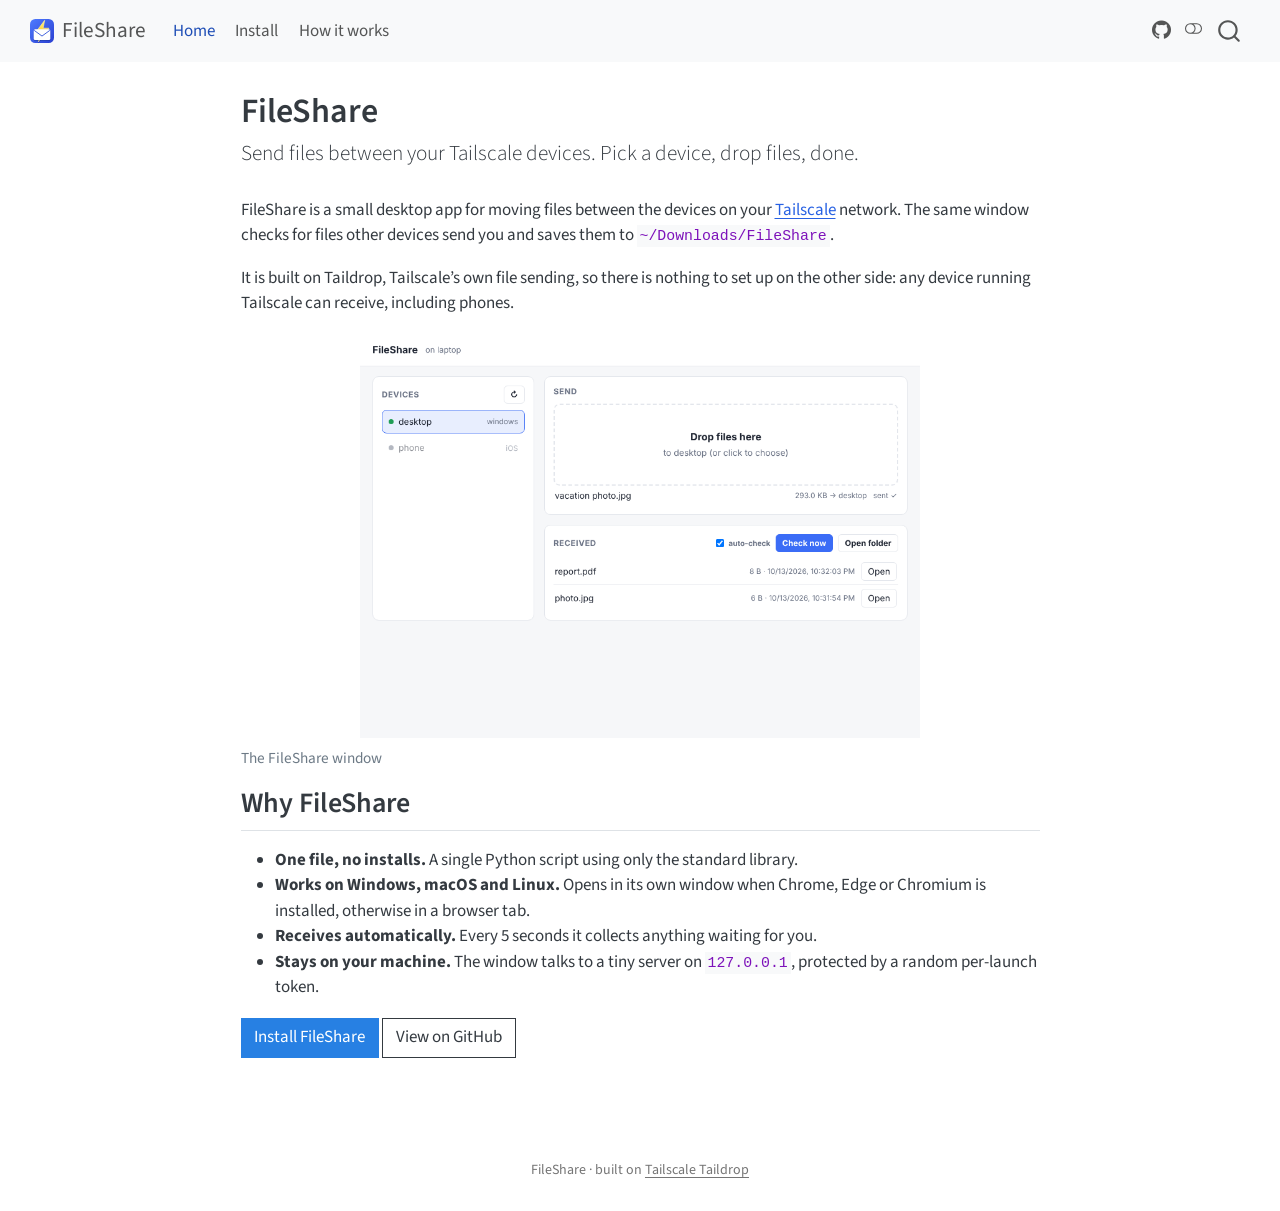
<file: index.html>
<!DOCTYPE html>
<html xmlns="http://www.w3.org/1999/xhtml" lang="en" xml:lang="en"><head>

<meta charset="utf-8">
<meta name="generator" content="quarto-1.6.42">

<meta name="viewport" content="width=device-width, initial-scale=1.0, user-scalable=yes">


<title>FileShare</title>
<style>
code{white-space: pre-wrap;}
span.smallcaps{font-variant: small-caps;}
div.columns{display: flex; gap: min(4vw, 1.5em);}
div.column{flex: auto; overflow-x: auto;}
div.hanging-indent{margin-left: 1.5em; text-indent: -1.5em;}
ul.task-list{list-style: none;}
ul.task-list li input[type="checkbox"] {
  width: 0.8em;
  margin: 0 0.8em 0.2em -1em; /* quarto-specific, see https://github.com/quarto-dev/quarto-cli/issues/4556 */ 
  vertical-align: middle;
}
</style>


<script src="site_libs/quarto-nav/quarto-nav.js"></script>
<script src="site_libs/quarto-nav/headroom.min.js"></script>
<script src="site_libs/clipboard/clipboard.min.js"></script>
<script src="site_libs/quarto-search/autocomplete.umd.js"></script>
<script src="site_libs/quarto-search/fuse.min.js"></script>
<script src="site_libs/quarto-search/quarto-search.js"></script>
<meta name="quarto:offset" content="./">
<link href="./icon.svg" rel="icon" type="image/svg+xml">
<script src="site_libs/quarto-html/quarto.js"></script>
<script src="site_libs/quarto-html/popper.min.js"></script>
<script src="site_libs/quarto-html/tippy.umd.min.js"></script>
<script src="site_libs/quarto-html/anchor.min.js"></script>
<link href="site_libs/quarto-html/tippy.css" rel="stylesheet">
<link href="site_libs/quarto-html/quarto-syntax-highlighting-2f5df379a58b258e96c21c0638c20c03.css" rel="stylesheet" class="quarto-color-scheme" id="quarto-text-highlighting-styles">
<link href="site_libs/quarto-html/quarto-syntax-highlighting-dark-b53751a350365c71b6c909e95f209ed1.css" rel="prefetch" class="quarto-color-scheme quarto-color-alternate" id="quarto-text-highlighting-styles">
<script src="site_libs/bootstrap/bootstrap.min.js"></script>
<link href="site_libs/bootstrap/bootstrap-icons.css" rel="stylesheet">
<link href="site_libs/bootstrap/bootstrap-98bc5e15ca00986a511e66da801f1277.min.css" rel="stylesheet" append-hash="true" class="quarto-color-scheme" id="quarto-bootstrap" data-mode="light">
<link href="site_libs/bootstrap/bootstrap-dark-72089dd9cb6fff495bec2b96d46ad5de.min.css" rel="prefetch" append-hash="true" class="quarto-color-scheme quarto-color-alternate" id="quarto-bootstrap" data-mode="dark">
<script id="quarto-search-options" type="application/json">{
  "location": "navbar",
  "copy-button": false,
  "collapse-after": 3,
  "panel-placement": "end",
  "type": "overlay",
  "limit": 50,
  "keyboard-shortcut": [
    "f",
    "/",
    "s"
  ],
  "show-item-context": false,
  "language": {
    "search-no-results-text": "No results",
    "search-matching-documents-text": "matching documents",
    "search-copy-link-title": "Copy link to search",
    "search-hide-matches-text": "Hide additional matches",
    "search-more-match-text": "more match in this document",
    "search-more-matches-text": "more matches in this document",
    "search-clear-button-title": "Clear",
    "search-text-placeholder": "",
    "search-detached-cancel-button-title": "Cancel",
    "search-submit-button-title": "Submit",
    "search-label": "Search"
  }
}</script>


</head>

<body class="nav-fixed fullcontent">

<div id="quarto-search-results"></div>
  <header id="quarto-header" class="headroom fixed-top">
    <nav class="navbar navbar-expand-lg " data-bs-theme="dark">
      <div class="navbar-container container-fluid">
      <div class="navbar-brand-container mx-auto">
    <a href="./index.html" class="navbar-brand navbar-brand-logo">
    <img src="./icon.svg" alt="" class="navbar-logo">
    </a>
    <a class="navbar-brand" href="./index.html">
    <span class="navbar-title">FileShare</span>
    </a>
  </div>
            <div id="quarto-search" class="" title="Search"></div>
          <button class="navbar-toggler" type="button" data-bs-toggle="collapse" data-bs-target="#navbarCollapse" aria-controls="navbarCollapse" role="menu" aria-expanded="false" aria-label="Toggle navigation" onclick="if (window.quartoToggleHeadroom) { window.quartoToggleHeadroom(); }">
  <span class="navbar-toggler-icon"></span>
</button>
          <div class="collapse navbar-collapse" id="navbarCollapse">
            <ul class="navbar-nav navbar-nav-scroll me-auto">
  <li class="nav-item">
    <a class="nav-link active" href="./index.html" aria-current="page"> 
<span class="menu-text">Home</span></a>
  </li>  
  <li class="nav-item">
    <a class="nav-link" href="./install.html"> 
<span class="menu-text">Install</span></a>
  </li>  
  <li class="nav-item">
    <a class="nav-link" href="./how-it-works.html"> 
<span class="menu-text">How it works</span></a>
  </li>  
</ul>
            <ul class="navbar-nav navbar-nav-scroll ms-auto">
  <li class="nav-item compact">
    <a class="nav-link" href="https://github.com/GabeAlencar/fileshare"> <i class="bi bi-github" role="img">
</i> 
<span class="menu-text"></span></a>
  </li>  
</ul>
          </div> <!-- /navcollapse -->
            <div class="quarto-navbar-tools">
  <a href="" class="quarto-color-scheme-toggle quarto-navigation-tool  px-1" onclick="window.quartoToggleColorScheme(); return false;" title="Toggle dark mode"><i class="bi"></i></a>
</div>
      </div> <!-- /container-fluid -->
    </nav>
</header>
<!-- content -->
<div id="quarto-content" class="quarto-container page-columns page-rows-contents page-layout-article page-navbar">
<!-- sidebar -->
<!-- margin-sidebar -->
    
<!-- main -->
<main class="content" id="quarto-document-content">

<header id="title-block-header" class="quarto-title-block default">
<div class="quarto-title">
<h1 class="title">FileShare</h1>
<p class="subtitle lead">Send files between your Tailscale devices. Pick a device, drop files, done.</p>
</div>



<div class="quarto-title-meta">

    
  
    
  </div>
  


</header>


<p>FileShare is a small desktop app for moving files between the devices on your <a href="https://tailscale.com">Tailscale</a> network. The same window checks for files other devices send you and saves them to <code>~/Downloads/FileShare</code>.</p>
<p>It is built on Taildrop, Tailscale’s own file sending, so there is nothing to set up on the other side: any device running Tailscale can receive, including phones.</p>
<div class="quarto-figure quarto-figure-center">
<figure class="figure">
<p><img src="screenshot.png" class="img-fluid figure-img" width="560"></p>
<figcaption>The FileShare window</figcaption>
</figure>
</div>
<section id="why-fileshare" class="level2">
<h2 class="anchored" data-anchor-id="why-fileshare">Why FileShare</h2>
<ul>
<li><strong>One file, no installs.</strong> A single Python script using only the standard library.</li>
<li><strong>Works on Windows, macOS and Linux.</strong> Opens in its own window when Chrome, Edge or Chromium is installed, otherwise in a browser tab.</li>
<li><strong>Receives automatically.</strong> Every 5 seconds it collects anything waiting for you.</li>
<li><strong>Stays on your machine.</strong> The window talks to a tiny server on <code>127.0.0.1</code>, protected by a random per-launch token.</li>
</ul>
<p><a href="./install.html" class="btn btn-primary">Install FileShare</a> <a href="https://github.com/GabeAlencar/fileshare" class="btn btn-outline-secondary">View on GitHub</a></p>


</section>

</main> <!-- /main -->
<script id="quarto-html-after-body" type="application/javascript">
window.document.addEventListener("DOMContentLoaded", function (event) {
  const toggleBodyColorMode = (bsSheetEl) => {
    const mode = bsSheetEl.getAttribute("data-mode");
    const bodyEl = window.document.querySelector("body");
    if (mode === "dark") {
      bodyEl.classList.add("quarto-dark");
      bodyEl.classList.remove("quarto-light");
    } else {
      bodyEl.classList.add("quarto-light");
      bodyEl.classList.remove("quarto-dark");
    }
  }
  const toggleBodyColorPrimary = () => {
    const bsSheetEl = window.document.querySelector("link#quarto-bootstrap");
    if (bsSheetEl) {
      toggleBodyColorMode(bsSheetEl);
    }
  }
  toggleBodyColorPrimary();  
  const disableStylesheet = (stylesheets) => {
    for (let i=0; i < stylesheets.length; i++) {
      const stylesheet = stylesheets[i];
      stylesheet.rel = 'prefetch';
    }
  }
  const enableStylesheet = (stylesheets) => {
    for (let i=0; i < stylesheets.length; i++) {
      const stylesheet = stylesheets[i];
      stylesheet.rel = 'stylesheet';
    }
  }
  const manageTransitions = (selector, allowTransitions) => {
    const els = window.document.querySelectorAll(selector);
    for (let i=0; i < els.length; i++) {
      const el = els[i];
      if (allowTransitions) {
        el.classList.remove('notransition');
      } else {
        el.classList.add('notransition');
      }
    }
  }
  const toggleGiscusIfUsed = (isAlternate, darkModeDefault) => {
    const baseTheme = document.querySelector('#giscus-base-theme')?.value ?? 'light';
    const alternateTheme = document.querySelector('#giscus-alt-theme')?.value ?? 'dark';
    let newTheme = '';
    if(darkModeDefault) {
      newTheme = isAlternate ? baseTheme : alternateTheme;
    } else {
      newTheme = isAlternate ? alternateTheme : baseTheme;
    }
    const changeGiscusTheme = () => {
      // From: https://github.com/giscus/giscus/issues/336
      const sendMessage = (message) => {
        const iframe = document.querySelector('iframe.giscus-frame');
        if (!iframe) return;
        iframe.contentWindow.postMessage({ giscus: message }, 'https://giscus.app');
      }
      sendMessage({
        setConfig: {
          theme: newTheme
        }
      });
    }
    const isGiscussLoaded = window.document.querySelector('iframe.giscus-frame') !== null;
    if (isGiscussLoaded) {
      changeGiscusTheme();
    }
  }
  const toggleColorMode = (alternate) => {
    // Switch the stylesheets
    const alternateStylesheets = window.document.querySelectorAll('link.quarto-color-scheme.quarto-color-alternate');
    manageTransitions('#quarto-margin-sidebar .nav-link', false);
    if (alternate) {
      enableStylesheet(alternateStylesheets);
      for (const sheetNode of alternateStylesheets) {
        if (sheetNode.id === "quarto-bootstrap") {
          toggleBodyColorMode(sheetNode);
        }
      }
    } else {
      disableStylesheet(alternateStylesheets);
      toggleBodyColorPrimary();
    }
    manageTransitions('#quarto-margin-sidebar .nav-link', true);
    // Switch the toggles
    const toggles = window.document.querySelectorAll('.quarto-color-scheme-toggle');
    for (let i=0; i < toggles.length; i++) {
      const toggle = toggles[i];
      if (toggle) {
        if (alternate) {
          toggle.classList.add("alternate");     
        } else {
          toggle.classList.remove("alternate");
        }
      }
    }
    // Hack to workaround the fact that safari doesn't
    // properly recolor the scrollbar when toggling (#1455)
    if (navigator.userAgent.indexOf('Safari') > 0 && navigator.userAgent.indexOf('Chrome') == -1) {
      manageTransitions("body", false);
      window.scrollTo(0, 1);
      setTimeout(() => {
        window.scrollTo(0, 0);
        manageTransitions("body", true);
      }, 40);  
    }
  }
  const isFileUrl = () => { 
    return window.location.protocol === 'file:';
  }
  const hasAlternateSentinel = () => {  
    let styleSentinel = getColorSchemeSentinel();
    if (styleSentinel !== null) {
      return styleSentinel === "alternate";
    } else {
      return false;
    }
  }
  const setStyleSentinel = (alternate) => {
    const value = alternate ? "alternate" : "default";
    if (!isFileUrl()) {
      window.localStorage.setItem("quarto-color-scheme", value);
    } else {
      localAlternateSentinel = value;
    }
  }
  const getColorSchemeSentinel = () => {
    if (!isFileUrl()) {
      const storageValue = window.localStorage.getItem("quarto-color-scheme");
      return storageValue != null ? storageValue : localAlternateSentinel;
    } else {
      return localAlternateSentinel;
    }
  }
  const darkModeDefault = false;
  let localAlternateSentinel = darkModeDefault ? 'alternate' : 'default';
  // Dark / light mode switch
  window.quartoToggleColorScheme = () => {
    // Read the current dark / light value 
    let toAlternate = !hasAlternateSentinel();
    toggleColorMode(toAlternate);
    setStyleSentinel(toAlternate);
    toggleGiscusIfUsed(toAlternate, darkModeDefault);
  };
  // Ensure there is a toggle, if there isn't float one in the top right
  if (window.document.querySelector('.quarto-color-scheme-toggle') === null) {
    const a = window.document.createElement('a');
    a.classList.add('top-right');
    a.classList.add('quarto-color-scheme-toggle');
    a.href = "";
    a.onclick = function() { try { window.quartoToggleColorScheme(); } catch {} return false; };
    const i = window.document.createElement("i");
    i.classList.add('bi');
    a.appendChild(i);
    window.document.body.appendChild(a);
  }
  // Switch to dark mode if need be
  if (hasAlternateSentinel()) {
    toggleColorMode(true);
  } else {
    toggleColorMode(false);
  }
  const icon = "";
  const anchorJS = new window.AnchorJS();
  anchorJS.options = {
    placement: 'right',
    icon: icon
  };
  anchorJS.add('.anchored');
  const isCodeAnnotation = (el) => {
    for (const clz of el.classList) {
      if (clz.startsWith('code-annotation-')) {                     
        return true;
      }
    }
    return false;
  }
  const onCopySuccess = function(e) {
    // button target
    const button = e.trigger;
    // don't keep focus
    button.blur();
    // flash "checked"
    button.classList.add('code-copy-button-checked');
    var currentTitle = button.getAttribute("title");
    button.setAttribute("title", "Copied!");
    let tooltip;
    if (window.bootstrap) {
      button.setAttribute("data-bs-toggle", "tooltip");
      button.setAttribute("data-bs-placement", "left");
      button.setAttribute("data-bs-title", "Copied!");
      tooltip = new bootstrap.Tooltip(button, 
        { trigger: "manual", 
          customClass: "code-copy-button-tooltip",
          offset: [0, -8]});
      tooltip.show();    
    }
    setTimeout(function() {
      if (tooltip) {
        tooltip.hide();
        button.removeAttribute("data-bs-title");
        button.removeAttribute("data-bs-toggle");
        button.removeAttribute("data-bs-placement");
      }
      button.setAttribute("title", currentTitle);
      button.classList.remove('code-copy-button-checked');
    }, 1000);
    // clear code selection
    e.clearSelection();
  }
  const getTextToCopy = function(trigger) {
      const codeEl = trigger.previousElementSibling.cloneNode(true);
      for (const childEl of codeEl.children) {
        if (isCodeAnnotation(childEl)) {
          childEl.remove();
        }
      }
      return codeEl.innerText;
  }
  const clipboard = new window.ClipboardJS('.code-copy-button:not([data-in-quarto-modal])', {
    text: getTextToCopy
  });
  clipboard.on('success', onCopySuccess);
  if (window.document.getElementById('quarto-embedded-source-code-modal')) {
    const clipboardModal = new window.ClipboardJS('.code-copy-button[data-in-quarto-modal]', {
      text: getTextToCopy,
      container: window.document.getElementById('quarto-embedded-source-code-modal')
    });
    clipboardModal.on('success', onCopySuccess);
  }
    var localhostRegex = new RegExp(/^(?:http|https):\/\/localhost\:?[0-9]*\//);
    var mailtoRegex = new RegExp(/^mailto:/);
      var filterRegex = new RegExp("https:\/\/gabealencar\.github\.io\/fileshare\/");
    var isInternal = (href) => {
        return filterRegex.test(href) || localhostRegex.test(href) || mailtoRegex.test(href);
    }
    // Inspect non-navigation links and adorn them if external
 	var links = window.document.querySelectorAll('a[href]:not(.nav-link):not(.navbar-brand):not(.toc-action):not(.sidebar-link):not(.sidebar-item-toggle):not(.pagination-link):not(.no-external):not([aria-hidden]):not(.dropdown-item):not(.quarto-navigation-tool):not(.about-link)');
    for (var i=0; i<links.length; i++) {
      const link = links[i];
      if (!isInternal(link.href)) {
        // undo the damage that might have been done by quarto-nav.js in the case of
        // links that we want to consider external
        if (link.dataset.originalHref !== undefined) {
          link.href = link.dataset.originalHref;
        }
      }
    }
  function tippyHover(el, contentFn, onTriggerFn, onUntriggerFn) {
    const config = {
      allowHTML: true,
      maxWidth: 500,
      delay: 100,
      arrow: false,
      appendTo: function(el) {
          return el.parentElement;
      },
      interactive: true,
      interactiveBorder: 10,
      theme: 'quarto',
      placement: 'bottom-start',
    };
    if (contentFn) {
      config.content = contentFn;
    }
    if (onTriggerFn) {
      config.onTrigger = onTriggerFn;
    }
    if (onUntriggerFn) {
      config.onUntrigger = onUntriggerFn;
    }
    window.tippy(el, config); 
  }
  const noterefs = window.document.querySelectorAll('a[role="doc-noteref"]');
  for (var i=0; i<noterefs.length; i++) {
    const ref = noterefs[i];
    tippyHover(ref, function() {
      // use id or data attribute instead here
      let href = ref.getAttribute('data-footnote-href') || ref.getAttribute('href');
      try { href = new URL(href).hash; } catch {}
      const id = href.replace(/^#\/?/, "");
      const note = window.document.getElementById(id);
      if (note) {
        return note.innerHTML;
      } else {
        return "";
      }
    });
  }
  const xrefs = window.document.querySelectorAll('a.quarto-xref');
  const processXRef = (id, note) => {
    // Strip column container classes
    const stripColumnClz = (el) => {
      el.classList.remove("page-full", "page-columns");
      if (el.children) {
        for (const child of el.children) {
          stripColumnClz(child);
        }
      }
    }
    stripColumnClz(note)
    if (id === null || id.startsWith('sec-')) {
      // Special case sections, only their first couple elements
      const container = document.createElement("div");
      if (note.children && note.children.length > 2) {
        container.appendChild(note.children[0].cloneNode(true));
        for (let i = 1; i < note.children.length; i++) {
          const child = note.children[i];
          if (child.tagName === "P" && child.innerText === "") {
            continue;
          } else {
            container.appendChild(child.cloneNode(true));
            break;
          }
        }
        if (window.Quarto?.typesetMath) {
          window.Quarto.typesetMath(container);
        }
        return container.innerHTML
      } else {
        if (window.Quarto?.typesetMath) {
          window.Quarto.typesetMath(note);
        }
        return note.innerHTML;
      }
    } else {
      // Remove any anchor links if they are present
      const anchorLink = note.querySelector('a.anchorjs-link');
      if (anchorLink) {
        anchorLink.remove();
      }
      if (window.Quarto?.typesetMath) {
        window.Quarto.typesetMath(note);
      }
      if (note.classList.contains("callout")) {
        return note.outerHTML;
      } else {
        return note.innerHTML;
      }
    }
  }
  for (var i=0; i<xrefs.length; i++) {
    const xref = xrefs[i];
    tippyHover(xref, undefined, function(instance) {
      instance.disable();
      let url = xref.getAttribute('href');
      let hash = undefined; 
      if (url.startsWith('#')) {
        hash = url;
      } else {
        try { hash = new URL(url).hash; } catch {}
      }
      if (hash) {
        const id = hash.replace(/^#\/?/, "");
        const note = window.document.getElementById(id);
        if (note !== null) {
          try {
            const html = processXRef(id, note.cloneNode(true));
            instance.setContent(html);
          } finally {
            instance.enable();
            instance.show();
          }
        } else {
          // See if we can fetch this
          fetch(url.split('#')[0])
          .then(res => res.text())
          .then(html => {
            const parser = new DOMParser();
            const htmlDoc = parser.parseFromString(html, "text/html");
            const note = htmlDoc.getElementById(id);
            if (note !== null) {
              const html = processXRef(id, note);
              instance.setContent(html);
            } 
          }).finally(() => {
            instance.enable();
            instance.show();
          });
        }
      } else {
        // See if we can fetch a full url (with no hash to target)
        // This is a special case and we should probably do some content thinning / targeting
        fetch(url)
        .then(res => res.text())
        .then(html => {
          const parser = new DOMParser();
          const htmlDoc = parser.parseFromString(html, "text/html");
          const note = htmlDoc.querySelector('main.content');
          if (note !== null) {
            // This should only happen for chapter cross references
            // (since there is no id in the URL)
            // remove the first header
            if (note.children.length > 0 && note.children[0].tagName === "HEADER") {
              note.children[0].remove();
            }
            const html = processXRef(null, note);
            instance.setContent(html);
          } 
        }).finally(() => {
          instance.enable();
          instance.show();
        });
      }
    }, function(instance) {
    });
  }
      let selectedAnnoteEl;
      const selectorForAnnotation = ( cell, annotation) => {
        let cellAttr = 'data-code-cell="' + cell + '"';
        let lineAttr = 'data-code-annotation="' +  annotation + '"';
        const selector = 'span[' + cellAttr + '][' + lineAttr + ']';
        return selector;
      }
      const selectCodeLines = (annoteEl) => {
        const doc = window.document;
        const targetCell = annoteEl.getAttribute("data-target-cell");
        const targetAnnotation = annoteEl.getAttribute("data-target-annotation");
        const annoteSpan = window.document.querySelector(selectorForAnnotation(targetCell, targetAnnotation));
        const lines = annoteSpan.getAttribute("data-code-lines").split(",");
        const lineIds = lines.map((line) => {
          return targetCell + "-" + line;
        })
        let top = null;
        let height = null;
        let parent = null;
        if (lineIds.length > 0) {
            //compute the position of the single el (top and bottom and make a div)
            const el = window.document.getElementById(lineIds[0]);
            top = el.offsetTop;
            height = el.offsetHeight;
            parent = el.parentElement.parentElement;
          if (lineIds.length > 1) {
            const lastEl = window.document.getElementById(lineIds[lineIds.length - 1]);
            const bottom = lastEl.offsetTop + lastEl.offsetHeight;
            height = bottom - top;
          }
          if (top !== null && height !== null && parent !== null) {
            // cook up a div (if necessary) and position it 
            let div = window.document.getElementById("code-annotation-line-highlight");
            if (div === null) {
              div = window.document.createElement("div");
              div.setAttribute("id", "code-annotation-line-highlight");
              div.style.position = 'absolute';
              parent.appendChild(div);
            }
            div.style.top = top - 2 + "px";
            div.style.height = height + 4 + "px";
            div.style.left = 0;
            let gutterDiv = window.document.getElementById("code-annotation-line-highlight-gutter");
            if (gutterDiv === null) {
              gutterDiv = window.document.createElement("div");
              gutterDiv.setAttribute("id", "code-annotation-line-highlight-gutter");
              gutterDiv.style.position = 'absolute';
              const codeCell = window.document.getElementById(targetCell);
              const gutter = codeCell.querySelector('.code-annotation-gutter');
              gutter.appendChild(gutterDiv);
            }
            gutterDiv.style.top = top - 2 + "px";
            gutterDiv.style.height = height + 4 + "px";
          }
          selectedAnnoteEl = annoteEl;
        }
      };
      const unselectCodeLines = () => {
        const elementsIds = ["code-annotation-line-highlight", "code-annotation-line-highlight-gutter"];
        elementsIds.forEach((elId) => {
          const div = window.document.getElementById(elId);
          if (div) {
            div.remove();
          }
        });
        selectedAnnoteEl = undefined;
      };
        // Handle positioning of the toggle
    window.addEventListener(
      "resize",
      throttle(() => {
        elRect = undefined;
        if (selectedAnnoteEl) {
          selectCodeLines(selectedAnnoteEl);
        }
      }, 10)
    );
    function throttle(fn, ms) {
    let throttle = false;
    let timer;
      return (...args) => {
        if(!throttle) { // first call gets through
            fn.apply(this, args);
            throttle = true;
        } else { // all the others get throttled
            if(timer) clearTimeout(timer); // cancel #2
            timer = setTimeout(() => {
              fn.apply(this, args);
              timer = throttle = false;
            }, ms);
        }
      };
    }
      // Attach click handler to the DT
      const annoteDls = window.document.querySelectorAll('dt[data-target-cell]');
      for (const annoteDlNode of annoteDls) {
        annoteDlNode.addEventListener('click', (event) => {
          const clickedEl = event.target;
          if (clickedEl !== selectedAnnoteEl) {
            unselectCodeLines();
            const activeEl = window.document.querySelector('dt[data-target-cell].code-annotation-active');
            if (activeEl) {
              activeEl.classList.remove('code-annotation-active');
            }
            selectCodeLines(clickedEl);
            clickedEl.classList.add('code-annotation-active');
          } else {
            // Unselect the line
            unselectCodeLines();
            clickedEl.classList.remove('code-annotation-active');
          }
        });
      }
  const findCites = (el) => {
    const parentEl = el.parentElement;
    if (parentEl) {
      const cites = parentEl.dataset.cites;
      if (cites) {
        return {
          el,
          cites: cites.split(' ')
        };
      } else {
        return findCites(el.parentElement)
      }
    } else {
      return undefined;
    }
  };
  var bibliorefs = window.document.querySelectorAll('a[role="doc-biblioref"]');
  for (var i=0; i<bibliorefs.length; i++) {
    const ref = bibliorefs[i];
    const citeInfo = findCites(ref);
    if (citeInfo) {
      tippyHover(citeInfo.el, function() {
        var popup = window.document.createElement('div');
        citeInfo.cites.forEach(function(cite) {
          var citeDiv = window.document.createElement('div');
          citeDiv.classList.add('hanging-indent');
          citeDiv.classList.add('csl-entry');
          var biblioDiv = window.document.getElementById('ref-' + cite);
          if (biblioDiv) {
            citeDiv.innerHTML = biblioDiv.innerHTML;
          }
          popup.appendChild(citeDiv);
        });
        return popup.innerHTML;
      });
    }
  }
});
</script>
</div> <!-- /content -->
<footer class="footer">
  <div class="nav-footer">
    <div class="nav-footer-left">
      &nbsp;
    </div>   
    <div class="nav-footer-center">
<p>FileShare · built on <a href="https://tailscale.com/kb/1106/taildrop">Tailscale Taildrop</a></p>
</div>
    <div class="nav-footer-right">
      &nbsp;
    </div>
  </div>
</footer>




</body></html>
</file>
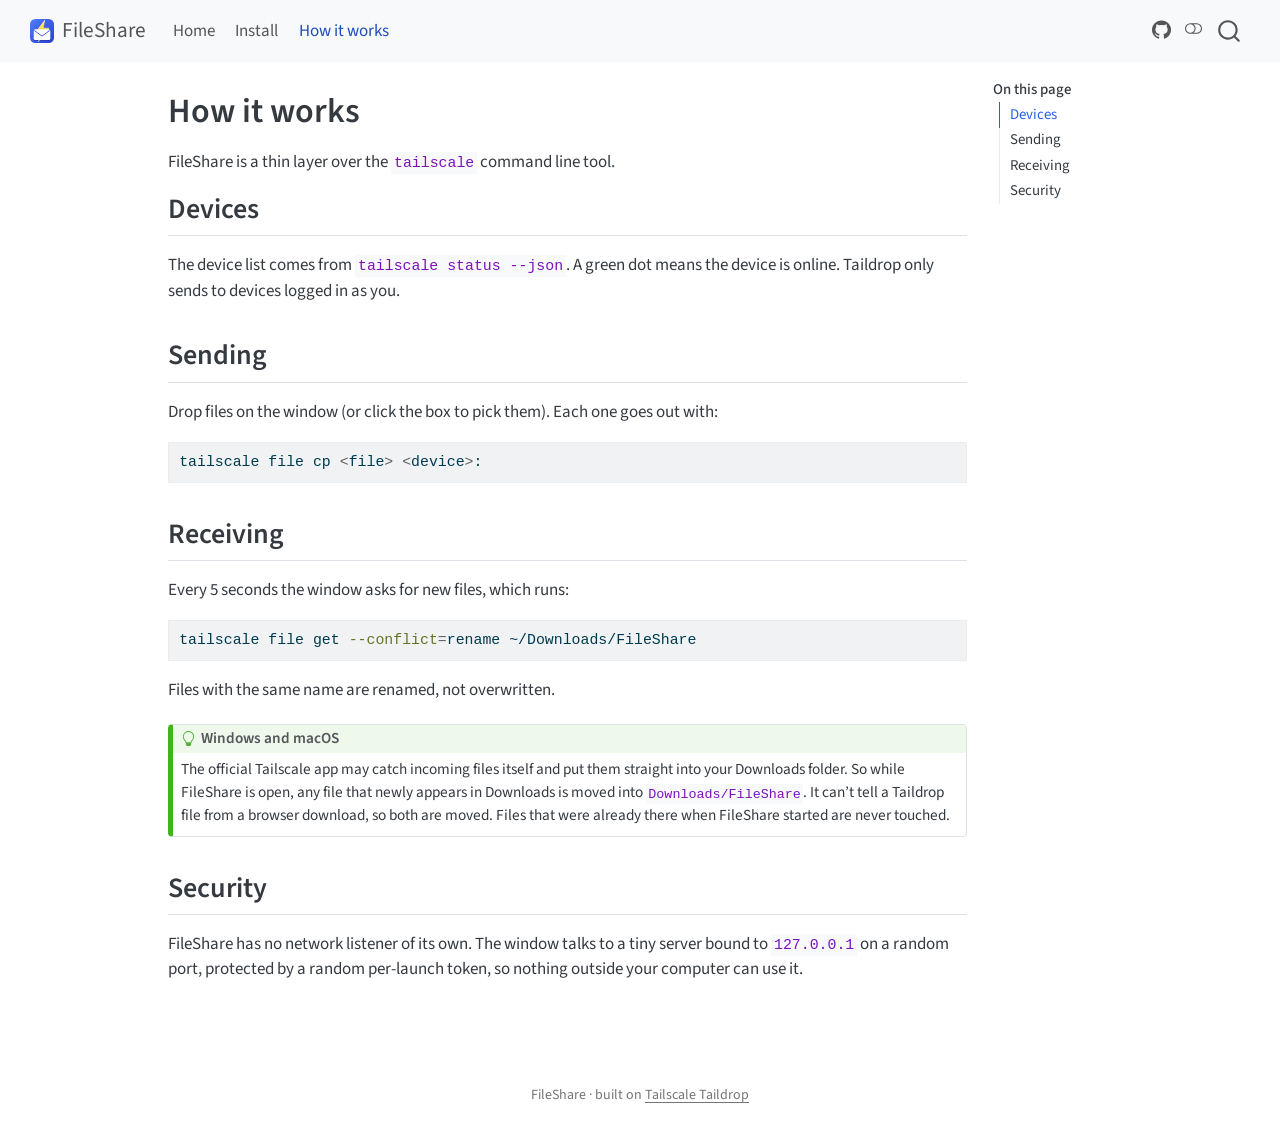
<file: how-it-works.html>
<!DOCTYPE html>
<html xmlns="http://www.w3.org/1999/xhtml" lang="en" xml:lang="en"><head>

<meta charset="utf-8">
<meta name="generator" content="quarto-1.6.42">

<meta name="viewport" content="width=device-width, initial-scale=1.0, user-scalable=yes">


<title>How it works – FileShare</title>
<style>
code{white-space: pre-wrap;}
span.smallcaps{font-variant: small-caps;}
div.columns{display: flex; gap: min(4vw, 1.5em);}
div.column{flex: auto; overflow-x: auto;}
div.hanging-indent{margin-left: 1.5em; text-indent: -1.5em;}
ul.task-list{list-style: none;}
ul.task-list li input[type="checkbox"] {
  width: 0.8em;
  margin: 0 0.8em 0.2em -1em; /* quarto-specific, see https://github.com/quarto-dev/quarto-cli/issues/4556 */ 
  vertical-align: middle;
}
/* CSS for syntax highlighting */
pre > code.sourceCode { white-space: pre; position: relative; }
pre > code.sourceCode > span { line-height: 1.25; }
pre > code.sourceCode > span:empty { height: 1.2em; }
.sourceCode { overflow: visible; }
code.sourceCode > span { color: inherit; text-decoration: inherit; }
div.sourceCode { margin: 1em 0; }
pre.sourceCode { margin: 0; }
@media screen {
div.sourceCode { overflow: auto; }
}
@media print {
pre > code.sourceCode { white-space: pre-wrap; }
pre > code.sourceCode > span { display: inline-block; text-indent: -5em; padding-left: 5em; }
}
pre.numberSource code
  { counter-reset: source-line 0; }
pre.numberSource code > span
  { position: relative; left: -4em; counter-increment: source-line; }
pre.numberSource code > span > a:first-child::before
  { content: counter(source-line);
    position: relative; left: -1em; text-align: right; vertical-align: baseline;
    border: none; display: inline-block;
    -webkit-touch-callout: none; -webkit-user-select: none;
    -khtml-user-select: none; -moz-user-select: none;
    -ms-user-select: none; user-select: none;
    padding: 0 4px; width: 4em;
  }
pre.numberSource { margin-left: 3em;  padding-left: 4px; }
div.sourceCode
  {   }
@media screen {
pre > code.sourceCode > span > a:first-child::before { text-decoration: underline; }
}
</style>


<script src="site_libs/quarto-nav/quarto-nav.js"></script>
<script src="site_libs/quarto-nav/headroom.min.js"></script>
<script src="site_libs/clipboard/clipboard.min.js"></script>
<script src="site_libs/quarto-search/autocomplete.umd.js"></script>
<script src="site_libs/quarto-search/fuse.min.js"></script>
<script src="site_libs/quarto-search/quarto-search.js"></script>
<meta name="quarto:offset" content="./">
<link href="./icon.svg" rel="icon" type="image/svg+xml">
<script src="site_libs/quarto-html/quarto.js"></script>
<script src="site_libs/quarto-html/popper.min.js"></script>
<script src="site_libs/quarto-html/tippy.umd.min.js"></script>
<script src="site_libs/quarto-html/anchor.min.js"></script>
<link href="site_libs/quarto-html/tippy.css" rel="stylesheet">
<link href="site_libs/quarto-html/quarto-syntax-highlighting-2f5df379a58b258e96c21c0638c20c03.css" rel="stylesheet" class="quarto-color-scheme" id="quarto-text-highlighting-styles">
<link href="site_libs/quarto-html/quarto-syntax-highlighting-dark-b53751a350365c71b6c909e95f209ed1.css" rel="prefetch" class="quarto-color-scheme quarto-color-alternate" id="quarto-text-highlighting-styles">
<script src="site_libs/bootstrap/bootstrap.min.js"></script>
<link href="site_libs/bootstrap/bootstrap-icons.css" rel="stylesheet">
<link href="site_libs/bootstrap/bootstrap-98bc5e15ca00986a511e66da801f1277.min.css" rel="stylesheet" append-hash="true" class="quarto-color-scheme" id="quarto-bootstrap" data-mode="light">
<link href="site_libs/bootstrap/bootstrap-dark-72089dd9cb6fff495bec2b96d46ad5de.min.css" rel="prefetch" append-hash="true" class="quarto-color-scheme quarto-color-alternate" id="quarto-bootstrap" data-mode="dark">
<script id="quarto-search-options" type="application/json">{
  "location": "navbar",
  "copy-button": false,
  "collapse-after": 3,
  "panel-placement": "end",
  "type": "overlay",
  "limit": 50,
  "keyboard-shortcut": [
    "f",
    "/",
    "s"
  ],
  "show-item-context": false,
  "language": {
    "search-no-results-text": "No results",
    "search-matching-documents-text": "matching documents",
    "search-copy-link-title": "Copy link to search",
    "search-hide-matches-text": "Hide additional matches",
    "search-more-match-text": "more match in this document",
    "search-more-matches-text": "more matches in this document",
    "search-clear-button-title": "Clear",
    "search-text-placeholder": "",
    "search-detached-cancel-button-title": "Cancel",
    "search-submit-button-title": "Submit",
    "search-label": "Search"
  }
}</script>


</head>

<body class="nav-fixed">

<div id="quarto-search-results"></div>
  <header id="quarto-header" class="headroom fixed-top">
    <nav class="navbar navbar-expand-lg " data-bs-theme="dark">
      <div class="navbar-container container-fluid">
      <div class="navbar-brand-container mx-auto">
    <a href="./index.html" class="navbar-brand navbar-brand-logo">
    <img src="./icon.svg" alt="" class="navbar-logo">
    </a>
    <a class="navbar-brand" href="./index.html">
    <span class="navbar-title">FileShare</span>
    </a>
  </div>
            <div id="quarto-search" class="" title="Search"></div>
          <button class="navbar-toggler" type="button" data-bs-toggle="collapse" data-bs-target="#navbarCollapse" aria-controls="navbarCollapse" role="menu" aria-expanded="false" aria-label="Toggle navigation" onclick="if (window.quartoToggleHeadroom) { window.quartoToggleHeadroom(); }">
  <span class="navbar-toggler-icon"></span>
</button>
          <div class="collapse navbar-collapse" id="navbarCollapse">
            <ul class="navbar-nav navbar-nav-scroll me-auto">
  <li class="nav-item">
    <a class="nav-link" href="./index.html"> 
<span class="menu-text">Home</span></a>
  </li>  
  <li class="nav-item">
    <a class="nav-link" href="./install.html"> 
<span class="menu-text">Install</span></a>
  </li>  
  <li class="nav-item">
    <a class="nav-link active" href="./how-it-works.html" aria-current="page"> 
<span class="menu-text">How it works</span></a>
  </li>  
</ul>
            <ul class="navbar-nav navbar-nav-scroll ms-auto">
  <li class="nav-item compact">
    <a class="nav-link" href="https://github.com/GabeAlencar/fileshare"> <i class="bi bi-github" role="img">
</i> 
<span class="menu-text"></span></a>
  </li>  
</ul>
          </div> <!-- /navcollapse -->
            <div class="quarto-navbar-tools">
  <a href="" class="quarto-color-scheme-toggle quarto-navigation-tool  px-1" onclick="window.quartoToggleColorScheme(); return false;" title="Toggle dark mode"><i class="bi"></i></a>
</div>
      </div> <!-- /container-fluid -->
    </nav>
</header>
<!-- content -->
<div id="quarto-content" class="quarto-container page-columns page-rows-contents page-layout-article page-navbar">
<!-- sidebar -->
<!-- margin-sidebar -->
    <div id="quarto-margin-sidebar" class="sidebar margin-sidebar">
        <nav id="TOC" role="doc-toc" class="toc-active">
    <h2 id="toc-title">On this page</h2>
   
  <ul>
  <li><a href="#devices" id="toc-devices" class="nav-link active" data-scroll-target="#devices">Devices</a></li>
  <li><a href="#sending" id="toc-sending" class="nav-link" data-scroll-target="#sending">Sending</a></li>
  <li><a href="#receiving" id="toc-receiving" class="nav-link" data-scroll-target="#receiving">Receiving</a></li>
  <li><a href="#security" id="toc-security" class="nav-link" data-scroll-target="#security">Security</a></li>
  </ul>
</nav>
    </div>
<!-- main -->
<main class="content" id="quarto-document-content">

<header id="title-block-header" class="quarto-title-block default">
<div class="quarto-title">
<h1 class="title">How it works</h1>
</div>



<div class="quarto-title-meta">

    
  
    
  </div>
  


</header>


<p>FileShare is a thin layer over the <code>tailscale</code> command line tool.</p>
<section id="devices" class="level2">
<h2 class="anchored" data-anchor-id="devices">Devices</h2>
<p>The device list comes from <code>tailscale status --json</code>. A green dot means the device is online. Taildrop only sends to devices logged in as you.</p>
</section>
<section id="sending" class="level2">
<h2 class="anchored" data-anchor-id="sending">Sending</h2>
<p>Drop files on the window (or click the box to pick them). Each one goes out with:</p>
<div class="sourceCode" id="cb1"><pre class="sourceCode bash code-with-copy"><code class="sourceCode bash"><span id="cb1-1"><a href="#cb1-1" aria-hidden="true" tabindex="-1"></a><span class="ex">tailscale</span> file cp <span class="op">&lt;</span>file<span class="op">&gt;</span> <span class="op">&lt;</span>device<span class="op">&gt;</span>:</span></code><button title="Copy to Clipboard" class="code-copy-button"><i class="bi"></i></button></pre></div>
</section>
<section id="receiving" class="level2">
<h2 class="anchored" data-anchor-id="receiving">Receiving</h2>
<p>Every 5 seconds the window asks for new files, which runs:</p>
<div class="sourceCode" id="cb2"><pre class="sourceCode bash code-with-copy"><code class="sourceCode bash"><span id="cb2-1"><a href="#cb2-1" aria-hidden="true" tabindex="-1"></a><span class="ex">tailscale</span> file get <span class="at">--conflict</span><span class="op">=</span>rename ~/Downloads/FileShare</span></code><button title="Copy to Clipboard" class="code-copy-button"><i class="bi"></i></button></pre></div>
<p>Files with the same name are renamed, not overwritten.</p>
<div class="callout callout-style-default callout-tip callout-titled">
<div class="callout-header d-flex align-content-center">
<div class="callout-icon-container">
<i class="callout-icon"></i>
</div>
<div class="callout-title-container flex-fill">
Windows and macOS
</div>
</div>
<div class="callout-body-container callout-body">
<p>The official Tailscale app may catch incoming files itself and put them straight into your Downloads folder. So while FileShare is open, any file that newly appears in Downloads is moved into <code>Downloads/FileShare</code>. It can’t tell a Taildrop file from a browser download, so both are moved. Files that were already there when FileShare started are never touched.</p>
</div>
</div>
</section>
<section id="security" class="level2">
<h2 class="anchored" data-anchor-id="security">Security</h2>
<p>FileShare has no network listener of its own. The window talks to a tiny server bound to <code>127.0.0.1</code> on a random port, protected by a random per-launch token, so nothing outside your computer can use it.</p>


</section>

</main> <!-- /main -->
<script id="quarto-html-after-body" type="application/javascript">
window.document.addEventListener("DOMContentLoaded", function (event) {
  const toggleBodyColorMode = (bsSheetEl) => {
    const mode = bsSheetEl.getAttribute("data-mode");
    const bodyEl = window.document.querySelector("body");
    if (mode === "dark") {
      bodyEl.classList.add("quarto-dark");
      bodyEl.classList.remove("quarto-light");
    } else {
      bodyEl.classList.add("quarto-light");
      bodyEl.classList.remove("quarto-dark");
    }
  }
  const toggleBodyColorPrimary = () => {
    const bsSheetEl = window.document.querySelector("link#quarto-bootstrap");
    if (bsSheetEl) {
      toggleBodyColorMode(bsSheetEl);
    }
  }
  toggleBodyColorPrimary();  
  const disableStylesheet = (stylesheets) => {
    for (let i=0; i < stylesheets.length; i++) {
      const stylesheet = stylesheets[i];
      stylesheet.rel = 'prefetch';
    }
  }
  const enableStylesheet = (stylesheets) => {
    for (let i=0; i < stylesheets.length; i++) {
      const stylesheet = stylesheets[i];
      stylesheet.rel = 'stylesheet';
    }
  }
  const manageTransitions = (selector, allowTransitions) => {
    const els = window.document.querySelectorAll(selector);
    for (let i=0; i < els.length; i++) {
      const el = els[i];
      if (allowTransitions) {
        el.classList.remove('notransition');
      } else {
        el.classList.add('notransition');
      }
    }
  }
  const toggleGiscusIfUsed = (isAlternate, darkModeDefault) => {
    const baseTheme = document.querySelector('#giscus-base-theme')?.value ?? 'light';
    const alternateTheme = document.querySelector('#giscus-alt-theme')?.value ?? 'dark';
    let newTheme = '';
    if(darkModeDefault) {
      newTheme = isAlternate ? baseTheme : alternateTheme;
    } else {
      newTheme = isAlternate ? alternateTheme : baseTheme;
    }
    const changeGiscusTheme = () => {
      // From: https://github.com/giscus/giscus/issues/336
      const sendMessage = (message) => {
        const iframe = document.querySelector('iframe.giscus-frame');
        if (!iframe) return;
        iframe.contentWindow.postMessage({ giscus: message }, 'https://giscus.app');
      }
      sendMessage({
        setConfig: {
          theme: newTheme
        }
      });
    }
    const isGiscussLoaded = window.document.querySelector('iframe.giscus-frame') !== null;
    if (isGiscussLoaded) {
      changeGiscusTheme();
    }
  }
  const toggleColorMode = (alternate) => {
    // Switch the stylesheets
    const alternateStylesheets = window.document.querySelectorAll('link.quarto-color-scheme.quarto-color-alternate');
    manageTransitions('#quarto-margin-sidebar .nav-link', false);
    if (alternate) {
      enableStylesheet(alternateStylesheets);
      for (const sheetNode of alternateStylesheets) {
        if (sheetNode.id === "quarto-bootstrap") {
          toggleBodyColorMode(sheetNode);
        }
      }
    } else {
      disableStylesheet(alternateStylesheets);
      toggleBodyColorPrimary();
    }
    manageTransitions('#quarto-margin-sidebar .nav-link', true);
    // Switch the toggles
    const toggles = window.document.querySelectorAll('.quarto-color-scheme-toggle');
    for (let i=0; i < toggles.length; i++) {
      const toggle = toggles[i];
      if (toggle) {
        if (alternate) {
          toggle.classList.add("alternate");     
        } else {
          toggle.classList.remove("alternate");
        }
      }
    }
    // Hack to workaround the fact that safari doesn't
    // properly recolor the scrollbar when toggling (#1455)
    if (navigator.userAgent.indexOf('Safari') > 0 && navigator.userAgent.indexOf('Chrome') == -1) {
      manageTransitions("body", false);
      window.scrollTo(0, 1);
      setTimeout(() => {
        window.scrollTo(0, 0);
        manageTransitions("body", true);
      }, 40);  
    }
  }
  const isFileUrl = () => { 
    return window.location.protocol === 'file:';
  }
  const hasAlternateSentinel = () => {  
    let styleSentinel = getColorSchemeSentinel();
    if (styleSentinel !== null) {
      return styleSentinel === "alternate";
    } else {
      return false;
    }
  }
  const setStyleSentinel = (alternate) => {
    const value = alternate ? "alternate" : "default";
    if (!isFileUrl()) {
      window.localStorage.setItem("quarto-color-scheme", value);
    } else {
      localAlternateSentinel = value;
    }
  }
  const getColorSchemeSentinel = () => {
    if (!isFileUrl()) {
      const storageValue = window.localStorage.getItem("quarto-color-scheme");
      return storageValue != null ? storageValue : localAlternateSentinel;
    } else {
      return localAlternateSentinel;
    }
  }
  const darkModeDefault = false;
  let localAlternateSentinel = darkModeDefault ? 'alternate' : 'default';
  // Dark / light mode switch
  window.quartoToggleColorScheme = () => {
    // Read the current dark / light value 
    let toAlternate = !hasAlternateSentinel();
    toggleColorMode(toAlternate);
    setStyleSentinel(toAlternate);
    toggleGiscusIfUsed(toAlternate, darkModeDefault);
  };
  // Ensure there is a toggle, if there isn't float one in the top right
  if (window.document.querySelector('.quarto-color-scheme-toggle') === null) {
    const a = window.document.createElement('a');
    a.classList.add('top-right');
    a.classList.add('quarto-color-scheme-toggle');
    a.href = "";
    a.onclick = function() { try { window.quartoToggleColorScheme(); } catch {} return false; };
    const i = window.document.createElement("i");
    i.classList.add('bi');
    a.appendChild(i);
    window.document.body.appendChild(a);
  }
  // Switch to dark mode if need be
  if (hasAlternateSentinel()) {
    toggleColorMode(true);
  } else {
    toggleColorMode(false);
  }
  const icon = "";
  const anchorJS = new window.AnchorJS();
  anchorJS.options = {
    placement: 'right',
    icon: icon
  };
  anchorJS.add('.anchored');
  const isCodeAnnotation = (el) => {
    for (const clz of el.classList) {
      if (clz.startsWith('code-annotation-')) {                     
        return true;
      }
    }
    return false;
  }
  const onCopySuccess = function(e) {
    // button target
    const button = e.trigger;
    // don't keep focus
    button.blur();
    // flash "checked"
    button.classList.add('code-copy-button-checked');
    var currentTitle = button.getAttribute("title");
    button.setAttribute("title", "Copied!");
    let tooltip;
    if (window.bootstrap) {
      button.setAttribute("data-bs-toggle", "tooltip");
      button.setAttribute("data-bs-placement", "left");
      button.setAttribute("data-bs-title", "Copied!");
      tooltip = new bootstrap.Tooltip(button, 
        { trigger: "manual", 
          customClass: "code-copy-button-tooltip",
          offset: [0, -8]});
      tooltip.show();    
    }
    setTimeout(function() {
      if (tooltip) {
        tooltip.hide();
        button.removeAttribute("data-bs-title");
        button.removeAttribute("data-bs-toggle");
        button.removeAttribute("data-bs-placement");
      }
      button.setAttribute("title", currentTitle);
      button.classList.remove('code-copy-button-checked');
    }, 1000);
    // clear code selection
    e.clearSelection();
  }
  const getTextToCopy = function(trigger) {
      const codeEl = trigger.previousElementSibling.cloneNode(true);
      for (const childEl of codeEl.children) {
        if (isCodeAnnotation(childEl)) {
          childEl.remove();
        }
      }
      return codeEl.innerText;
  }
  const clipboard = new window.ClipboardJS('.code-copy-button:not([data-in-quarto-modal])', {
    text: getTextToCopy
  });
  clipboard.on('success', onCopySuccess);
  if (window.document.getElementById('quarto-embedded-source-code-modal')) {
    const clipboardModal = new window.ClipboardJS('.code-copy-button[data-in-quarto-modal]', {
      text: getTextToCopy,
      container: window.document.getElementById('quarto-embedded-source-code-modal')
    });
    clipboardModal.on('success', onCopySuccess);
  }
    var localhostRegex = new RegExp(/^(?:http|https):\/\/localhost\:?[0-9]*\//);
    var mailtoRegex = new RegExp(/^mailto:/);
      var filterRegex = new RegExp("https:\/\/gabealencar\.github\.io\/fileshare\/");
    var isInternal = (href) => {
        return filterRegex.test(href) || localhostRegex.test(href) || mailtoRegex.test(href);
    }
    // Inspect non-navigation links and adorn them if external
 	var links = window.document.querySelectorAll('a[href]:not(.nav-link):not(.navbar-brand):not(.toc-action):not(.sidebar-link):not(.sidebar-item-toggle):not(.pagination-link):not(.no-external):not([aria-hidden]):not(.dropdown-item):not(.quarto-navigation-tool):not(.about-link)');
    for (var i=0; i<links.length; i++) {
      const link = links[i];
      if (!isInternal(link.href)) {
        // undo the damage that might have been done by quarto-nav.js in the case of
        // links that we want to consider external
        if (link.dataset.originalHref !== undefined) {
          link.href = link.dataset.originalHref;
        }
      }
    }
  function tippyHover(el, contentFn, onTriggerFn, onUntriggerFn) {
    const config = {
      allowHTML: true,
      maxWidth: 500,
      delay: 100,
      arrow: false,
      appendTo: function(el) {
          return el.parentElement;
      },
      interactive: true,
      interactiveBorder: 10,
      theme: 'quarto',
      placement: 'bottom-start',
    };
    if (contentFn) {
      config.content = contentFn;
    }
    if (onTriggerFn) {
      config.onTrigger = onTriggerFn;
    }
    if (onUntriggerFn) {
      config.onUntrigger = onUntriggerFn;
    }
    window.tippy(el, config); 
  }
  const noterefs = window.document.querySelectorAll('a[role="doc-noteref"]');
  for (var i=0; i<noterefs.length; i++) {
    const ref = noterefs[i];
    tippyHover(ref, function() {
      // use id or data attribute instead here
      let href = ref.getAttribute('data-footnote-href') || ref.getAttribute('href');
      try { href = new URL(href).hash; } catch {}
      const id = href.replace(/^#\/?/, "");
      const note = window.document.getElementById(id);
      if (note) {
        return note.innerHTML;
      } else {
        return "";
      }
    });
  }
  const xrefs = window.document.querySelectorAll('a.quarto-xref');
  const processXRef = (id, note) => {
    // Strip column container classes
    const stripColumnClz = (el) => {
      el.classList.remove("page-full", "page-columns");
      if (el.children) {
        for (const child of el.children) {
          stripColumnClz(child);
        }
      }
    }
    stripColumnClz(note)
    if (id === null || id.startsWith('sec-')) {
      // Special case sections, only their first couple elements
      const container = document.createElement("div");
      if (note.children && note.children.length > 2) {
        container.appendChild(note.children[0].cloneNode(true));
        for (let i = 1; i < note.children.length; i++) {
          const child = note.children[i];
          if (child.tagName === "P" && child.innerText === "") {
            continue;
          } else {
            container.appendChild(child.cloneNode(true));
            break;
          }
        }
        if (window.Quarto?.typesetMath) {
          window.Quarto.typesetMath(container);
        }
        return container.innerHTML
      } else {
        if (window.Quarto?.typesetMath) {
          window.Quarto.typesetMath(note);
        }
        return note.innerHTML;
      }
    } else {
      // Remove any anchor links if they are present
      const anchorLink = note.querySelector('a.anchorjs-link');
      if (anchorLink) {
        anchorLink.remove();
      }
      if (window.Quarto?.typesetMath) {
        window.Quarto.typesetMath(note);
      }
      if (note.classList.contains("callout")) {
        return note.outerHTML;
      } else {
        return note.innerHTML;
      }
    }
  }
  for (var i=0; i<xrefs.length; i++) {
    const xref = xrefs[i];
    tippyHover(xref, undefined, function(instance) {
      instance.disable();
      let url = xref.getAttribute('href');
      let hash = undefined; 
      if (url.startsWith('#')) {
        hash = url;
      } else {
        try { hash = new URL(url).hash; } catch {}
      }
      if (hash) {
        const id = hash.replace(/^#\/?/, "");
        const note = window.document.getElementById(id);
        if (note !== null) {
          try {
            const html = processXRef(id, note.cloneNode(true));
            instance.setContent(html);
          } finally {
            instance.enable();
            instance.show();
          }
        } else {
          // See if we can fetch this
          fetch(url.split('#')[0])
          .then(res => res.text())
          .then(html => {
            const parser = new DOMParser();
            const htmlDoc = parser.parseFromString(html, "text/html");
            const note = htmlDoc.getElementById(id);
            if (note !== null) {
              const html = processXRef(id, note);
              instance.setContent(html);
            } 
          }).finally(() => {
            instance.enable();
            instance.show();
          });
        }
      } else {
        // See if we can fetch a full url (with no hash to target)
        // This is a special case and we should probably do some content thinning / targeting
        fetch(url)
        .then(res => res.text())
        .then(html => {
          const parser = new DOMParser();
          const htmlDoc = parser.parseFromString(html, "text/html");
          const note = htmlDoc.querySelector('main.content');
          if (note !== null) {
            // This should only happen for chapter cross references
            // (since there is no id in the URL)
            // remove the first header
            if (note.children.length > 0 && note.children[0].tagName === "HEADER") {
              note.children[0].remove();
            }
            const html = processXRef(null, note);
            instance.setContent(html);
          } 
        }).finally(() => {
          instance.enable();
          instance.show();
        });
      }
    }, function(instance) {
    });
  }
      let selectedAnnoteEl;
      const selectorForAnnotation = ( cell, annotation) => {
        let cellAttr = 'data-code-cell="' + cell + '"';
        let lineAttr = 'data-code-annotation="' +  annotation + '"';
        const selector = 'span[' + cellAttr + '][' + lineAttr + ']';
        return selector;
      }
      const selectCodeLines = (annoteEl) => {
        const doc = window.document;
        const targetCell = annoteEl.getAttribute("data-target-cell");
        const targetAnnotation = annoteEl.getAttribute("data-target-annotation");
        const annoteSpan = window.document.querySelector(selectorForAnnotation(targetCell, targetAnnotation));
        const lines = annoteSpan.getAttribute("data-code-lines").split(",");
        const lineIds = lines.map((line) => {
          return targetCell + "-" + line;
        })
        let top = null;
        let height = null;
        let parent = null;
        if (lineIds.length > 0) {
            //compute the position of the single el (top and bottom and make a div)
            const el = window.document.getElementById(lineIds[0]);
            top = el.offsetTop;
            height = el.offsetHeight;
            parent = el.parentElement.parentElement;
          if (lineIds.length > 1) {
            const lastEl = window.document.getElementById(lineIds[lineIds.length - 1]);
            const bottom = lastEl.offsetTop + lastEl.offsetHeight;
            height = bottom - top;
          }
          if (top !== null && height !== null && parent !== null) {
            // cook up a div (if necessary) and position it 
            let div = window.document.getElementById("code-annotation-line-highlight");
            if (div === null) {
              div = window.document.createElement("div");
              div.setAttribute("id", "code-annotation-line-highlight");
              div.style.position = 'absolute';
              parent.appendChild(div);
            }
            div.style.top = top - 2 + "px";
            div.style.height = height + 4 + "px";
            div.style.left = 0;
            let gutterDiv = window.document.getElementById("code-annotation-line-highlight-gutter");
            if (gutterDiv === null) {
              gutterDiv = window.document.createElement("div");
              gutterDiv.setAttribute("id", "code-annotation-line-highlight-gutter");
              gutterDiv.style.position = 'absolute';
              const codeCell = window.document.getElementById(targetCell);
              const gutter = codeCell.querySelector('.code-annotation-gutter');
              gutter.appendChild(gutterDiv);
            }
            gutterDiv.style.top = top - 2 + "px";
            gutterDiv.style.height = height + 4 + "px";
          }
          selectedAnnoteEl = annoteEl;
        }
      };
      const unselectCodeLines = () => {
        const elementsIds = ["code-annotation-line-highlight", "code-annotation-line-highlight-gutter"];
        elementsIds.forEach((elId) => {
          const div = window.document.getElementById(elId);
          if (div) {
            div.remove();
          }
        });
        selectedAnnoteEl = undefined;
      };
        // Handle positioning of the toggle
    window.addEventListener(
      "resize",
      throttle(() => {
        elRect = undefined;
        if (selectedAnnoteEl) {
          selectCodeLines(selectedAnnoteEl);
        }
      }, 10)
    );
    function throttle(fn, ms) {
    let throttle = false;
    let timer;
      return (...args) => {
        if(!throttle) { // first call gets through
            fn.apply(this, args);
            throttle = true;
        } else { // all the others get throttled
            if(timer) clearTimeout(timer); // cancel #2
            timer = setTimeout(() => {
              fn.apply(this, args);
              timer = throttle = false;
            }, ms);
        }
      };
    }
      // Attach click handler to the DT
      const annoteDls = window.document.querySelectorAll('dt[data-target-cell]');
      for (const annoteDlNode of annoteDls) {
        annoteDlNode.addEventListener('click', (event) => {
          const clickedEl = event.target;
          if (clickedEl !== selectedAnnoteEl) {
            unselectCodeLines();
            const activeEl = window.document.querySelector('dt[data-target-cell].code-annotation-active');
            if (activeEl) {
              activeEl.classList.remove('code-annotation-active');
            }
            selectCodeLines(clickedEl);
            clickedEl.classList.add('code-annotation-active');
          } else {
            // Unselect the line
            unselectCodeLines();
            clickedEl.classList.remove('code-annotation-active');
          }
        });
      }
  const findCites = (el) => {
    const parentEl = el.parentElement;
    if (parentEl) {
      const cites = parentEl.dataset.cites;
      if (cites) {
        return {
          el,
          cites: cites.split(' ')
        };
      } else {
        return findCites(el.parentElement)
      }
    } else {
      return undefined;
    }
  };
  var bibliorefs = window.document.querySelectorAll('a[role="doc-biblioref"]');
  for (var i=0; i<bibliorefs.length; i++) {
    const ref = bibliorefs[i];
    const citeInfo = findCites(ref);
    if (citeInfo) {
      tippyHover(citeInfo.el, function() {
        var popup = window.document.createElement('div');
        citeInfo.cites.forEach(function(cite) {
          var citeDiv = window.document.createElement('div');
          citeDiv.classList.add('hanging-indent');
          citeDiv.classList.add('csl-entry');
          var biblioDiv = window.document.getElementById('ref-' + cite);
          if (biblioDiv) {
            citeDiv.innerHTML = biblioDiv.innerHTML;
          }
          popup.appendChild(citeDiv);
        });
        return popup.innerHTML;
      });
    }
  }
});
</script>
</div> <!-- /content -->
<footer class="footer">
  <div class="nav-footer">
    <div class="nav-footer-left">
      &nbsp;
    </div>   
    <div class="nav-footer-center">
<p>FileShare · built on <a href="https://tailscale.com/kb/1106/taildrop">Tailscale Taildrop</a></p>
</div>
    <div class="nav-footer-right">
      &nbsp;
    </div>
  </div>
</footer>




</body></html>
</file>
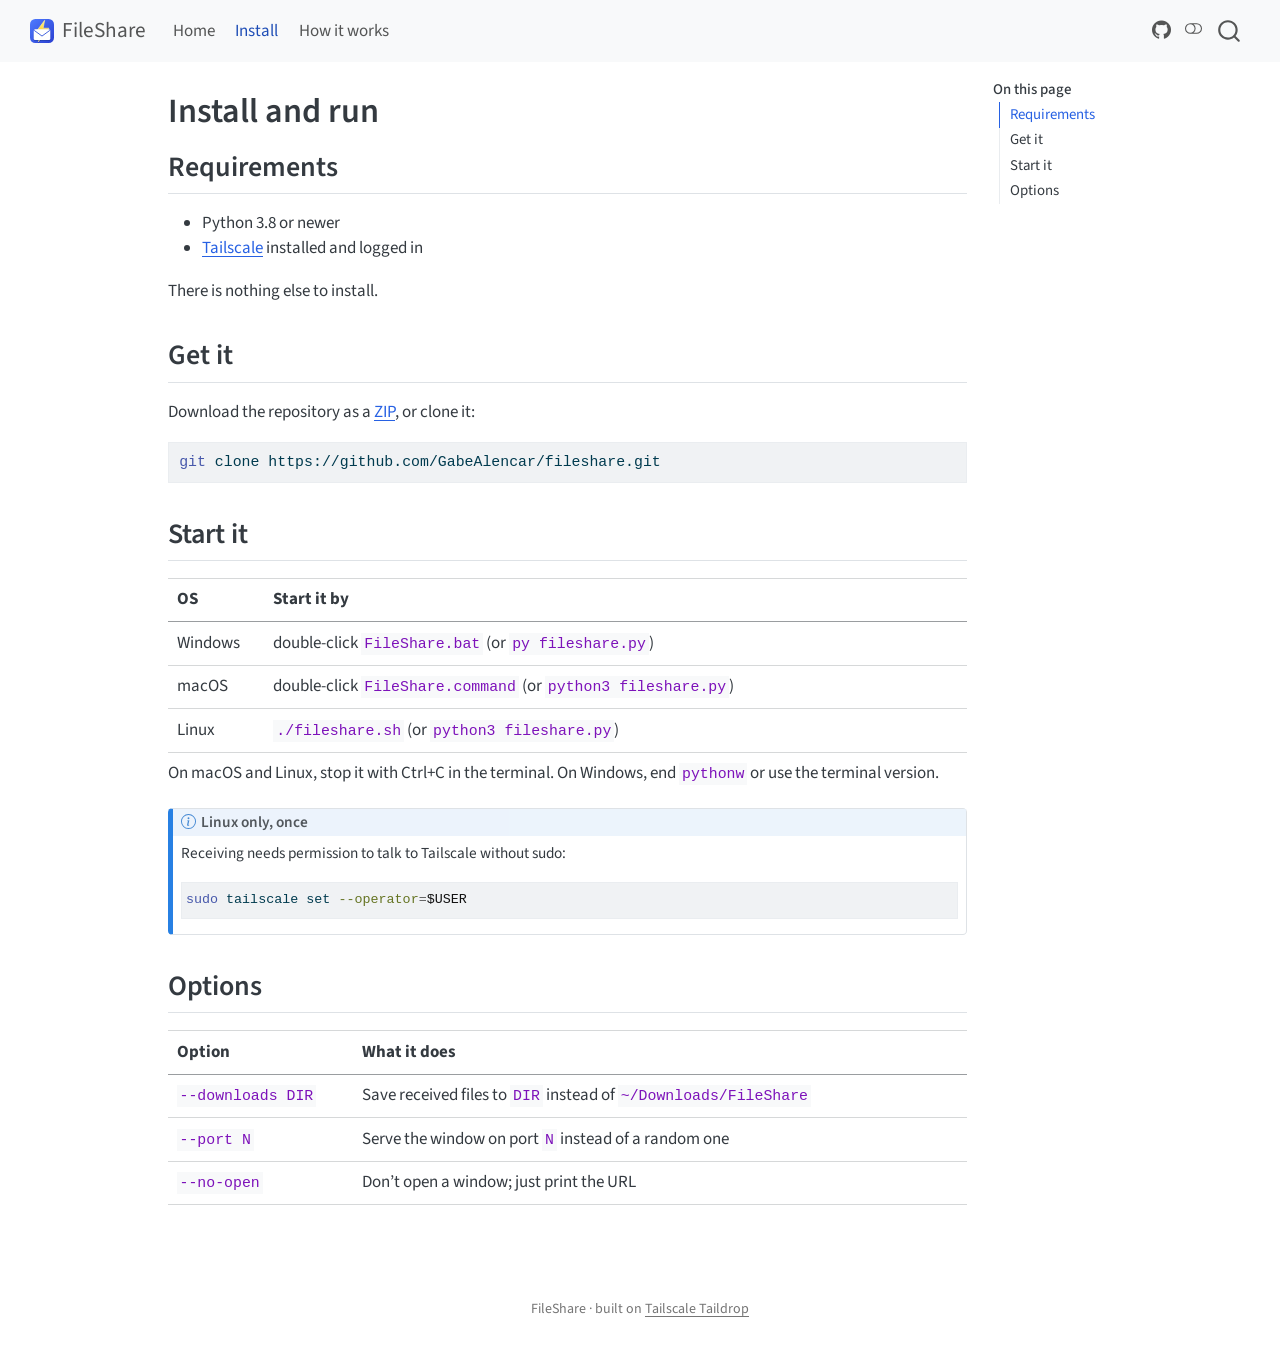
<file: install.html>
<!DOCTYPE html>
<html xmlns="http://www.w3.org/1999/xhtml" lang="en" xml:lang="en"><head>

<meta charset="utf-8">
<meta name="generator" content="quarto-1.6.42">

<meta name="viewport" content="width=device-width, initial-scale=1.0, user-scalable=yes">


<title>Install and run – FileShare</title>
<style>
code{white-space: pre-wrap;}
span.smallcaps{font-variant: small-caps;}
div.columns{display: flex; gap: min(4vw, 1.5em);}
div.column{flex: auto; overflow-x: auto;}
div.hanging-indent{margin-left: 1.5em; text-indent: -1.5em;}
ul.task-list{list-style: none;}
ul.task-list li input[type="checkbox"] {
  width: 0.8em;
  margin: 0 0.8em 0.2em -1em; /* quarto-specific, see https://github.com/quarto-dev/quarto-cli/issues/4556 */ 
  vertical-align: middle;
}
/* CSS for syntax highlighting */
pre > code.sourceCode { white-space: pre; position: relative; }
pre > code.sourceCode > span { line-height: 1.25; }
pre > code.sourceCode > span:empty { height: 1.2em; }
.sourceCode { overflow: visible; }
code.sourceCode > span { color: inherit; text-decoration: inherit; }
div.sourceCode { margin: 1em 0; }
pre.sourceCode { margin: 0; }
@media screen {
div.sourceCode { overflow: auto; }
}
@media print {
pre > code.sourceCode { white-space: pre-wrap; }
pre > code.sourceCode > span { display: inline-block; text-indent: -5em; padding-left: 5em; }
}
pre.numberSource code
  { counter-reset: source-line 0; }
pre.numberSource code > span
  { position: relative; left: -4em; counter-increment: source-line; }
pre.numberSource code > span > a:first-child::before
  { content: counter(source-line);
    position: relative; left: -1em; text-align: right; vertical-align: baseline;
    border: none; display: inline-block;
    -webkit-touch-callout: none; -webkit-user-select: none;
    -khtml-user-select: none; -moz-user-select: none;
    -ms-user-select: none; user-select: none;
    padding: 0 4px; width: 4em;
  }
pre.numberSource { margin-left: 3em;  padding-left: 4px; }
div.sourceCode
  {   }
@media screen {
pre > code.sourceCode > span > a:first-child::before { text-decoration: underline; }
}
</style>


<script src="site_libs/quarto-nav/quarto-nav.js"></script>
<script src="site_libs/quarto-nav/headroom.min.js"></script>
<script src="site_libs/clipboard/clipboard.min.js"></script>
<script src="site_libs/quarto-search/autocomplete.umd.js"></script>
<script src="site_libs/quarto-search/fuse.min.js"></script>
<script src="site_libs/quarto-search/quarto-search.js"></script>
<meta name="quarto:offset" content="./">
<link href="./icon.svg" rel="icon" type="image/svg+xml">
<script src="site_libs/quarto-html/quarto.js"></script>
<script src="site_libs/quarto-html/popper.min.js"></script>
<script src="site_libs/quarto-html/tippy.umd.min.js"></script>
<script src="site_libs/quarto-html/anchor.min.js"></script>
<link href="site_libs/quarto-html/tippy.css" rel="stylesheet">
<link href="site_libs/quarto-html/quarto-syntax-highlighting-2f5df379a58b258e96c21c0638c20c03.css" rel="stylesheet" class="quarto-color-scheme" id="quarto-text-highlighting-styles">
<link href="site_libs/quarto-html/quarto-syntax-highlighting-dark-b53751a350365c71b6c909e95f209ed1.css" rel="prefetch" class="quarto-color-scheme quarto-color-alternate" id="quarto-text-highlighting-styles">
<script src="site_libs/bootstrap/bootstrap.min.js"></script>
<link href="site_libs/bootstrap/bootstrap-icons.css" rel="stylesheet">
<link href="site_libs/bootstrap/bootstrap-98bc5e15ca00986a511e66da801f1277.min.css" rel="stylesheet" append-hash="true" class="quarto-color-scheme" id="quarto-bootstrap" data-mode="light">
<link href="site_libs/bootstrap/bootstrap-dark-72089dd9cb6fff495bec2b96d46ad5de.min.css" rel="prefetch" append-hash="true" class="quarto-color-scheme quarto-color-alternate" id="quarto-bootstrap" data-mode="dark">
<script id="quarto-search-options" type="application/json">{
  "location": "navbar",
  "copy-button": false,
  "collapse-after": 3,
  "panel-placement": "end",
  "type": "overlay",
  "limit": 50,
  "keyboard-shortcut": [
    "f",
    "/",
    "s"
  ],
  "show-item-context": false,
  "language": {
    "search-no-results-text": "No results",
    "search-matching-documents-text": "matching documents",
    "search-copy-link-title": "Copy link to search",
    "search-hide-matches-text": "Hide additional matches",
    "search-more-match-text": "more match in this document",
    "search-more-matches-text": "more matches in this document",
    "search-clear-button-title": "Clear",
    "search-text-placeholder": "",
    "search-detached-cancel-button-title": "Cancel",
    "search-submit-button-title": "Submit",
    "search-label": "Search"
  }
}</script>


</head>

<body class="nav-fixed">

<div id="quarto-search-results"></div>
  <header id="quarto-header" class="headroom fixed-top">
    <nav class="navbar navbar-expand-lg " data-bs-theme="dark">
      <div class="navbar-container container-fluid">
      <div class="navbar-brand-container mx-auto">
    <a href="./index.html" class="navbar-brand navbar-brand-logo">
    <img src="./icon.svg" alt="" class="navbar-logo">
    </a>
    <a class="navbar-brand" href="./index.html">
    <span class="navbar-title">FileShare</span>
    </a>
  </div>
            <div id="quarto-search" class="" title="Search"></div>
          <button class="navbar-toggler" type="button" data-bs-toggle="collapse" data-bs-target="#navbarCollapse" aria-controls="navbarCollapse" role="menu" aria-expanded="false" aria-label="Toggle navigation" onclick="if (window.quartoToggleHeadroom) { window.quartoToggleHeadroom(); }">
  <span class="navbar-toggler-icon"></span>
</button>
          <div class="collapse navbar-collapse" id="navbarCollapse">
            <ul class="navbar-nav navbar-nav-scroll me-auto">
  <li class="nav-item">
    <a class="nav-link" href="./index.html"> 
<span class="menu-text">Home</span></a>
  </li>  
  <li class="nav-item">
    <a class="nav-link active" href="./install.html" aria-current="page"> 
<span class="menu-text">Install</span></a>
  </li>  
  <li class="nav-item">
    <a class="nav-link" href="./how-it-works.html"> 
<span class="menu-text">How it works</span></a>
  </li>  
</ul>
            <ul class="navbar-nav navbar-nav-scroll ms-auto">
  <li class="nav-item compact">
    <a class="nav-link" href="https://github.com/GabeAlencar/fileshare"> <i class="bi bi-github" role="img">
</i> 
<span class="menu-text"></span></a>
  </li>  
</ul>
          </div> <!-- /navcollapse -->
            <div class="quarto-navbar-tools">
  <a href="" class="quarto-color-scheme-toggle quarto-navigation-tool  px-1" onclick="window.quartoToggleColorScheme(); return false;" title="Toggle dark mode"><i class="bi"></i></a>
</div>
      </div> <!-- /container-fluid -->
    </nav>
</header>
<!-- content -->
<div id="quarto-content" class="quarto-container page-columns page-rows-contents page-layout-article page-navbar">
<!-- sidebar -->
<!-- margin-sidebar -->
    <div id="quarto-margin-sidebar" class="sidebar margin-sidebar">
        <nav id="TOC" role="doc-toc" class="toc-active">
    <h2 id="toc-title">On this page</h2>
   
  <ul>
  <li><a href="#requirements" id="toc-requirements" class="nav-link active" data-scroll-target="#requirements">Requirements</a></li>
  <li><a href="#get-it" id="toc-get-it" class="nav-link" data-scroll-target="#get-it">Get it</a></li>
  <li><a href="#start-it" id="toc-start-it" class="nav-link" data-scroll-target="#start-it">Start it</a></li>
  <li><a href="#options" id="toc-options" class="nav-link" data-scroll-target="#options">Options</a></li>
  </ul>
</nav>
    </div>
<!-- main -->
<main class="content" id="quarto-document-content">

<header id="title-block-header" class="quarto-title-block default">
<div class="quarto-title">
<h1 class="title">Install and run</h1>
</div>



<div class="quarto-title-meta">

    
  
    
  </div>
  


</header>


<section id="requirements" class="level2">
<h2 class="anchored" data-anchor-id="requirements">Requirements</h2>
<ul>
<li>Python 3.8 or newer</li>
<li><a href="https://tailscale.com/download">Tailscale</a> installed and logged in</li>
</ul>
<p>There is nothing else to install.</p>
</section>
<section id="get-it" class="level2">
<h2 class="anchored" data-anchor-id="get-it">Get it</h2>
<p>Download the repository as a <a href="https://github.com/GabeAlencar/fileshare/archive/refs/heads/main.zip">ZIP</a>, or clone it:</p>
<div class="sourceCode" id="cb1"><pre class="sourceCode bash code-with-copy"><code class="sourceCode bash"><span id="cb1-1"><a href="#cb1-1" aria-hidden="true" tabindex="-1"></a><span class="fu">git</span> clone https://github.com/GabeAlencar/fileshare.git</span></code><button title="Copy to Clipboard" class="code-copy-button"><i class="bi"></i></button></pre></div>
</section>
<section id="start-it" class="level2">
<h2 class="anchored" data-anchor-id="start-it">Start it</h2>
<table class="caption-top table">
<colgroup>
<col style="width: 12%">
<col style="width: 87%">
</colgroup>
<thead>
<tr class="header">
<th>OS</th>
<th>Start it by</th>
</tr>
</thead>
<tbody>
<tr class="odd">
<td>Windows</td>
<td>double-click <code>FileShare.bat</code> (or <code>py fileshare.py</code>)</td>
</tr>
<tr class="even">
<td>macOS</td>
<td>double-click <code>FileShare.command</code> (or <code>python3 fileshare.py</code>)</td>
</tr>
<tr class="odd">
<td>Linux</td>
<td><code>./fileshare.sh</code> (or <code>python3 fileshare.py</code>)</td>
</tr>
</tbody>
</table>
<p>On macOS and Linux, stop it with Ctrl+C in the terminal. On Windows, end <code>pythonw</code> or use the terminal version.</p>
<div class="callout callout-style-default callout-note callout-titled">
<div class="callout-header d-flex align-content-center">
<div class="callout-icon-container">
<i class="callout-icon"></i>
</div>
<div class="callout-title-container flex-fill">
Linux only, once
</div>
</div>
<div class="callout-body-container callout-body">
<p>Receiving needs permission to talk to Tailscale without sudo:</p>
<div class="sourceCode" id="cb2"><pre class="sourceCode bash code-with-copy"><code class="sourceCode bash"><span id="cb2-1"><a href="#cb2-1" aria-hidden="true" tabindex="-1"></a><span class="fu">sudo</span> tailscale set <span class="at">--operator</span><span class="op">=</span><span class="va">$USER</span></span></code><button title="Copy to Clipboard" class="code-copy-button"><i class="bi"></i></button></pre></div>
</div>
</div>
</section>
<section id="options" class="level2">
<h2 class="anchored" data-anchor-id="options">Options</h2>
<table class="caption-top table">
<colgroup>
<col style="width: 23%">
<col style="width: 76%">
</colgroup>
<thead>
<tr class="header">
<th>Option</th>
<th>What it does</th>
</tr>
</thead>
<tbody>
<tr class="odd">
<td><code>--downloads DIR</code></td>
<td>Save received files to <code>DIR</code> instead of <code>~/Downloads/FileShare</code></td>
</tr>
<tr class="even">
<td><code>--port N</code></td>
<td>Serve the window on port <code>N</code> instead of a random one</td>
</tr>
<tr class="odd">
<td><code>--no-open</code></td>
<td>Don’t open a window; just print the URL</td>
</tr>
</tbody>
</table>


</section>

</main> <!-- /main -->
<script id="quarto-html-after-body" type="application/javascript">
window.document.addEventListener("DOMContentLoaded", function (event) {
  const toggleBodyColorMode = (bsSheetEl) => {
    const mode = bsSheetEl.getAttribute("data-mode");
    const bodyEl = window.document.querySelector("body");
    if (mode === "dark") {
      bodyEl.classList.add("quarto-dark");
      bodyEl.classList.remove("quarto-light");
    } else {
      bodyEl.classList.add("quarto-light");
      bodyEl.classList.remove("quarto-dark");
    }
  }
  const toggleBodyColorPrimary = () => {
    const bsSheetEl = window.document.querySelector("link#quarto-bootstrap");
    if (bsSheetEl) {
      toggleBodyColorMode(bsSheetEl);
    }
  }
  toggleBodyColorPrimary();  
  const disableStylesheet = (stylesheets) => {
    for (let i=0; i < stylesheets.length; i++) {
      const stylesheet = stylesheets[i];
      stylesheet.rel = 'prefetch';
    }
  }
  const enableStylesheet = (stylesheets) => {
    for (let i=0; i < stylesheets.length; i++) {
      const stylesheet = stylesheets[i];
      stylesheet.rel = 'stylesheet';
    }
  }
  const manageTransitions = (selector, allowTransitions) => {
    const els = window.document.querySelectorAll(selector);
    for (let i=0; i < els.length; i++) {
      const el = els[i];
      if (allowTransitions) {
        el.classList.remove('notransition');
      } else {
        el.classList.add('notransition');
      }
    }
  }
  const toggleGiscusIfUsed = (isAlternate, darkModeDefault) => {
    const baseTheme = document.querySelector('#giscus-base-theme')?.value ?? 'light';
    const alternateTheme = document.querySelector('#giscus-alt-theme')?.value ?? 'dark';
    let newTheme = '';
    if(darkModeDefault) {
      newTheme = isAlternate ? baseTheme : alternateTheme;
    } else {
      newTheme = isAlternate ? alternateTheme : baseTheme;
    }
    const changeGiscusTheme = () => {
      // From: https://github.com/giscus/giscus/issues/336
      const sendMessage = (message) => {
        const iframe = document.querySelector('iframe.giscus-frame');
        if (!iframe) return;
        iframe.contentWindow.postMessage({ giscus: message }, 'https://giscus.app');
      }
      sendMessage({
        setConfig: {
          theme: newTheme
        }
      });
    }
    const isGiscussLoaded = window.document.querySelector('iframe.giscus-frame') !== null;
    if (isGiscussLoaded) {
      changeGiscusTheme();
    }
  }
  const toggleColorMode = (alternate) => {
    // Switch the stylesheets
    const alternateStylesheets = window.document.querySelectorAll('link.quarto-color-scheme.quarto-color-alternate');
    manageTransitions('#quarto-margin-sidebar .nav-link', false);
    if (alternate) {
      enableStylesheet(alternateStylesheets);
      for (const sheetNode of alternateStylesheets) {
        if (sheetNode.id === "quarto-bootstrap") {
          toggleBodyColorMode(sheetNode);
        }
      }
    } else {
      disableStylesheet(alternateStylesheets);
      toggleBodyColorPrimary();
    }
    manageTransitions('#quarto-margin-sidebar .nav-link', true);
    // Switch the toggles
    const toggles = window.document.querySelectorAll('.quarto-color-scheme-toggle');
    for (let i=0; i < toggles.length; i++) {
      const toggle = toggles[i];
      if (toggle) {
        if (alternate) {
          toggle.classList.add("alternate");     
        } else {
          toggle.classList.remove("alternate");
        }
      }
    }
    // Hack to workaround the fact that safari doesn't
    // properly recolor the scrollbar when toggling (#1455)
    if (navigator.userAgent.indexOf('Safari') > 0 && navigator.userAgent.indexOf('Chrome') == -1) {
      manageTransitions("body", false);
      window.scrollTo(0, 1);
      setTimeout(() => {
        window.scrollTo(0, 0);
        manageTransitions("body", true);
      }, 40);  
    }
  }
  const isFileUrl = () => { 
    return window.location.protocol === 'file:';
  }
  const hasAlternateSentinel = () => {  
    let styleSentinel = getColorSchemeSentinel();
    if (styleSentinel !== null) {
      return styleSentinel === "alternate";
    } else {
      return false;
    }
  }
  const setStyleSentinel = (alternate) => {
    const value = alternate ? "alternate" : "default";
    if (!isFileUrl()) {
      window.localStorage.setItem("quarto-color-scheme", value);
    } else {
      localAlternateSentinel = value;
    }
  }
  const getColorSchemeSentinel = () => {
    if (!isFileUrl()) {
      const storageValue = window.localStorage.getItem("quarto-color-scheme");
      return storageValue != null ? storageValue : localAlternateSentinel;
    } else {
      return localAlternateSentinel;
    }
  }
  const darkModeDefault = false;
  let localAlternateSentinel = darkModeDefault ? 'alternate' : 'default';
  // Dark / light mode switch
  window.quartoToggleColorScheme = () => {
    // Read the current dark / light value 
    let toAlternate = !hasAlternateSentinel();
    toggleColorMode(toAlternate);
    setStyleSentinel(toAlternate);
    toggleGiscusIfUsed(toAlternate, darkModeDefault);
  };
  // Ensure there is a toggle, if there isn't float one in the top right
  if (window.document.querySelector('.quarto-color-scheme-toggle') === null) {
    const a = window.document.createElement('a');
    a.classList.add('top-right');
    a.classList.add('quarto-color-scheme-toggle');
    a.href = "";
    a.onclick = function() { try { window.quartoToggleColorScheme(); } catch {} return false; };
    const i = window.document.createElement("i");
    i.classList.add('bi');
    a.appendChild(i);
    window.document.body.appendChild(a);
  }
  // Switch to dark mode if need be
  if (hasAlternateSentinel()) {
    toggleColorMode(true);
  } else {
    toggleColorMode(false);
  }
  const icon = "";
  const anchorJS = new window.AnchorJS();
  anchorJS.options = {
    placement: 'right',
    icon: icon
  };
  anchorJS.add('.anchored');
  const isCodeAnnotation = (el) => {
    for (const clz of el.classList) {
      if (clz.startsWith('code-annotation-')) {                     
        return true;
      }
    }
    return false;
  }
  const onCopySuccess = function(e) {
    // button target
    const button = e.trigger;
    // don't keep focus
    button.blur();
    // flash "checked"
    button.classList.add('code-copy-button-checked');
    var currentTitle = button.getAttribute("title");
    button.setAttribute("title", "Copied!");
    let tooltip;
    if (window.bootstrap) {
      button.setAttribute("data-bs-toggle", "tooltip");
      button.setAttribute("data-bs-placement", "left");
      button.setAttribute("data-bs-title", "Copied!");
      tooltip = new bootstrap.Tooltip(button, 
        { trigger: "manual", 
          customClass: "code-copy-button-tooltip",
          offset: [0, -8]});
      tooltip.show();    
    }
    setTimeout(function() {
      if (tooltip) {
        tooltip.hide();
        button.removeAttribute("data-bs-title");
        button.removeAttribute("data-bs-toggle");
        button.removeAttribute("data-bs-placement");
      }
      button.setAttribute("title", currentTitle);
      button.classList.remove('code-copy-button-checked');
    }, 1000);
    // clear code selection
    e.clearSelection();
  }
  const getTextToCopy = function(trigger) {
      const codeEl = trigger.previousElementSibling.cloneNode(true);
      for (const childEl of codeEl.children) {
        if (isCodeAnnotation(childEl)) {
          childEl.remove();
        }
      }
      return codeEl.innerText;
  }
  const clipboard = new window.ClipboardJS('.code-copy-button:not([data-in-quarto-modal])', {
    text: getTextToCopy
  });
  clipboard.on('success', onCopySuccess);
  if (window.document.getElementById('quarto-embedded-source-code-modal')) {
    const clipboardModal = new window.ClipboardJS('.code-copy-button[data-in-quarto-modal]', {
      text: getTextToCopy,
      container: window.document.getElementById('quarto-embedded-source-code-modal')
    });
    clipboardModal.on('success', onCopySuccess);
  }
    var localhostRegex = new RegExp(/^(?:http|https):\/\/localhost\:?[0-9]*\//);
    var mailtoRegex = new RegExp(/^mailto:/);
      var filterRegex = new RegExp("https:\/\/gabealencar\.github\.io\/fileshare\/");
    var isInternal = (href) => {
        return filterRegex.test(href) || localhostRegex.test(href) || mailtoRegex.test(href);
    }
    // Inspect non-navigation links and adorn them if external
 	var links = window.document.querySelectorAll('a[href]:not(.nav-link):not(.navbar-brand):not(.toc-action):not(.sidebar-link):not(.sidebar-item-toggle):not(.pagination-link):not(.no-external):not([aria-hidden]):not(.dropdown-item):not(.quarto-navigation-tool):not(.about-link)');
    for (var i=0; i<links.length; i++) {
      const link = links[i];
      if (!isInternal(link.href)) {
        // undo the damage that might have been done by quarto-nav.js in the case of
        // links that we want to consider external
        if (link.dataset.originalHref !== undefined) {
          link.href = link.dataset.originalHref;
        }
      }
    }
  function tippyHover(el, contentFn, onTriggerFn, onUntriggerFn) {
    const config = {
      allowHTML: true,
      maxWidth: 500,
      delay: 100,
      arrow: false,
      appendTo: function(el) {
          return el.parentElement;
      },
      interactive: true,
      interactiveBorder: 10,
      theme: 'quarto',
      placement: 'bottom-start',
    };
    if (contentFn) {
      config.content = contentFn;
    }
    if (onTriggerFn) {
      config.onTrigger = onTriggerFn;
    }
    if (onUntriggerFn) {
      config.onUntrigger = onUntriggerFn;
    }
    window.tippy(el, config); 
  }
  const noterefs = window.document.querySelectorAll('a[role="doc-noteref"]');
  for (var i=0; i<noterefs.length; i++) {
    const ref = noterefs[i];
    tippyHover(ref, function() {
      // use id or data attribute instead here
      let href = ref.getAttribute('data-footnote-href') || ref.getAttribute('href');
      try { href = new URL(href).hash; } catch {}
      const id = href.replace(/^#\/?/, "");
      const note = window.document.getElementById(id);
      if (note) {
        return note.innerHTML;
      } else {
        return "";
      }
    });
  }
  const xrefs = window.document.querySelectorAll('a.quarto-xref');
  const processXRef = (id, note) => {
    // Strip column container classes
    const stripColumnClz = (el) => {
      el.classList.remove("page-full", "page-columns");
      if (el.children) {
        for (const child of el.children) {
          stripColumnClz(child);
        }
      }
    }
    stripColumnClz(note)
    if (id === null || id.startsWith('sec-')) {
      // Special case sections, only their first couple elements
      const container = document.createElement("div");
      if (note.children && note.children.length > 2) {
        container.appendChild(note.children[0].cloneNode(true));
        for (let i = 1; i < note.children.length; i++) {
          const child = note.children[i];
          if (child.tagName === "P" && child.innerText === "") {
            continue;
          } else {
            container.appendChild(child.cloneNode(true));
            break;
          }
        }
        if (window.Quarto?.typesetMath) {
          window.Quarto.typesetMath(container);
        }
        return container.innerHTML
      } else {
        if (window.Quarto?.typesetMath) {
          window.Quarto.typesetMath(note);
        }
        return note.innerHTML;
      }
    } else {
      // Remove any anchor links if they are present
      const anchorLink = note.querySelector('a.anchorjs-link');
      if (anchorLink) {
        anchorLink.remove();
      }
      if (window.Quarto?.typesetMath) {
        window.Quarto.typesetMath(note);
      }
      if (note.classList.contains("callout")) {
        return note.outerHTML;
      } else {
        return note.innerHTML;
      }
    }
  }
  for (var i=0; i<xrefs.length; i++) {
    const xref = xrefs[i];
    tippyHover(xref, undefined, function(instance) {
      instance.disable();
      let url = xref.getAttribute('href');
      let hash = undefined; 
      if (url.startsWith('#')) {
        hash = url;
      } else {
        try { hash = new URL(url).hash; } catch {}
      }
      if (hash) {
        const id = hash.replace(/^#\/?/, "");
        const note = window.document.getElementById(id);
        if (note !== null) {
          try {
            const html = processXRef(id, note.cloneNode(true));
            instance.setContent(html);
          } finally {
            instance.enable();
            instance.show();
          }
        } else {
          // See if we can fetch this
          fetch(url.split('#')[0])
          .then(res => res.text())
          .then(html => {
            const parser = new DOMParser();
            const htmlDoc = parser.parseFromString(html, "text/html");
            const note = htmlDoc.getElementById(id);
            if (note !== null) {
              const html = processXRef(id, note);
              instance.setContent(html);
            } 
          }).finally(() => {
            instance.enable();
            instance.show();
          });
        }
      } else {
        // See if we can fetch a full url (with no hash to target)
        // This is a special case and we should probably do some content thinning / targeting
        fetch(url)
        .then(res => res.text())
        .then(html => {
          const parser = new DOMParser();
          const htmlDoc = parser.parseFromString(html, "text/html");
          const note = htmlDoc.querySelector('main.content');
          if (note !== null) {
            // This should only happen for chapter cross references
            // (since there is no id in the URL)
            // remove the first header
            if (note.children.length > 0 && note.children[0].tagName === "HEADER") {
              note.children[0].remove();
            }
            const html = processXRef(null, note);
            instance.setContent(html);
          } 
        }).finally(() => {
          instance.enable();
          instance.show();
        });
      }
    }, function(instance) {
    });
  }
      let selectedAnnoteEl;
      const selectorForAnnotation = ( cell, annotation) => {
        let cellAttr = 'data-code-cell="' + cell + '"';
        let lineAttr = 'data-code-annotation="' +  annotation + '"';
        const selector = 'span[' + cellAttr + '][' + lineAttr + ']';
        return selector;
      }
      const selectCodeLines = (annoteEl) => {
        const doc = window.document;
        const targetCell = annoteEl.getAttribute("data-target-cell");
        const targetAnnotation = annoteEl.getAttribute("data-target-annotation");
        const annoteSpan = window.document.querySelector(selectorForAnnotation(targetCell, targetAnnotation));
        const lines = annoteSpan.getAttribute("data-code-lines").split(",");
        const lineIds = lines.map((line) => {
          return targetCell + "-" + line;
        })
        let top = null;
        let height = null;
        let parent = null;
        if (lineIds.length > 0) {
            //compute the position of the single el (top and bottom and make a div)
            const el = window.document.getElementById(lineIds[0]);
            top = el.offsetTop;
            height = el.offsetHeight;
            parent = el.parentElement.parentElement;
          if (lineIds.length > 1) {
            const lastEl = window.document.getElementById(lineIds[lineIds.length - 1]);
            const bottom = lastEl.offsetTop + lastEl.offsetHeight;
            height = bottom - top;
          }
          if (top !== null && height !== null && parent !== null) {
            // cook up a div (if necessary) and position it 
            let div = window.document.getElementById("code-annotation-line-highlight");
            if (div === null) {
              div = window.document.createElement("div");
              div.setAttribute("id", "code-annotation-line-highlight");
              div.style.position = 'absolute';
              parent.appendChild(div);
            }
            div.style.top = top - 2 + "px";
            div.style.height = height + 4 + "px";
            div.style.left = 0;
            let gutterDiv = window.document.getElementById("code-annotation-line-highlight-gutter");
            if (gutterDiv === null) {
              gutterDiv = window.document.createElement("div");
              gutterDiv.setAttribute("id", "code-annotation-line-highlight-gutter");
              gutterDiv.style.position = 'absolute';
              const codeCell = window.document.getElementById(targetCell);
              const gutter = codeCell.querySelector('.code-annotation-gutter');
              gutter.appendChild(gutterDiv);
            }
            gutterDiv.style.top = top - 2 + "px";
            gutterDiv.style.height = height + 4 + "px";
          }
          selectedAnnoteEl = annoteEl;
        }
      };
      const unselectCodeLines = () => {
        const elementsIds = ["code-annotation-line-highlight", "code-annotation-line-highlight-gutter"];
        elementsIds.forEach((elId) => {
          const div = window.document.getElementById(elId);
          if (div) {
            div.remove();
          }
        });
        selectedAnnoteEl = undefined;
      };
        // Handle positioning of the toggle
    window.addEventListener(
      "resize",
      throttle(() => {
        elRect = undefined;
        if (selectedAnnoteEl) {
          selectCodeLines(selectedAnnoteEl);
        }
      }, 10)
    );
    function throttle(fn, ms) {
    let throttle = false;
    let timer;
      return (...args) => {
        if(!throttle) { // first call gets through
            fn.apply(this, args);
            throttle = true;
        } else { // all the others get throttled
            if(timer) clearTimeout(timer); // cancel #2
            timer = setTimeout(() => {
              fn.apply(this, args);
              timer = throttle = false;
            }, ms);
        }
      };
    }
      // Attach click handler to the DT
      const annoteDls = window.document.querySelectorAll('dt[data-target-cell]');
      for (const annoteDlNode of annoteDls) {
        annoteDlNode.addEventListener('click', (event) => {
          const clickedEl = event.target;
          if (clickedEl !== selectedAnnoteEl) {
            unselectCodeLines();
            const activeEl = window.document.querySelector('dt[data-target-cell].code-annotation-active');
            if (activeEl) {
              activeEl.classList.remove('code-annotation-active');
            }
            selectCodeLines(clickedEl);
            clickedEl.classList.add('code-annotation-active');
          } else {
            // Unselect the line
            unselectCodeLines();
            clickedEl.classList.remove('code-annotation-active');
          }
        });
      }
  const findCites = (el) => {
    const parentEl = el.parentElement;
    if (parentEl) {
      const cites = parentEl.dataset.cites;
      if (cites) {
        return {
          el,
          cites: cites.split(' ')
        };
      } else {
        return findCites(el.parentElement)
      }
    } else {
      return undefined;
    }
  };
  var bibliorefs = window.document.querySelectorAll('a[role="doc-biblioref"]');
  for (var i=0; i<bibliorefs.length; i++) {
    const ref = bibliorefs[i];
    const citeInfo = findCites(ref);
    if (citeInfo) {
      tippyHover(citeInfo.el, function() {
        var popup = window.document.createElement('div');
        citeInfo.cites.forEach(function(cite) {
          var citeDiv = window.document.createElement('div');
          citeDiv.classList.add('hanging-indent');
          citeDiv.classList.add('csl-entry');
          var biblioDiv = window.document.getElementById('ref-' + cite);
          if (biblioDiv) {
            citeDiv.innerHTML = biblioDiv.innerHTML;
          }
          popup.appendChild(citeDiv);
        });
        return popup.innerHTML;
      });
    }
  }
});
</script>
</div> <!-- /content -->
<footer class="footer">
  <div class="nav-footer">
    <div class="nav-footer-left">
      &nbsp;
    </div>   
    <div class="nav-footer-center">
<p>FileShare · built on <a href="https://tailscale.com/kb/1106/taildrop">Tailscale Taildrop</a></p>
</div>
    <div class="nav-footer-right">
      &nbsp;
    </div>
  </div>
</footer>




</body></html>
</file>
<file: site_libs/quarto-html/tippy.css>
.tippy-box[data-animation=fade][data-state=hidden]{opacity:0}[data-tippy-root]{max-width:calc(100vw - 10px)}.tippy-box{position:relative;background-color:#333;color:#fff;border-radius:4px;font-size:14px;line-height:1.4;white-space:normal;outline:0;transition-property:transform,visibility,opacity}.tippy-box[data-placement^=top]>.tippy-arrow{bottom:0}.tippy-box[data-placement^=top]>.tippy-arrow:before{bottom:-7px;left:0;border-width:8px 8px 0;border-top-color:initial;transform-origin:center top}.tippy-box[data-placement^=bottom]>.tippy-arrow{top:0}.tippy-box[data-placement^=bottom]>.tippy-arrow:before{top:-7px;left:0;border-width:0 8px 8px;border-bottom-color:initial;transform-origin:center bottom}.tippy-box[data-placement^=left]>.tippy-arrow{right:0}.tippy-box[data-placement^=left]>.tippy-arrow:before{border-width:8px 0 8px 8px;border-left-color:initial;right:-7px;transform-origin:center left}.tippy-box[data-placement^=right]>.tippy-arrow{left:0}.tippy-box[data-placement^=right]>.tippy-arrow:before{left:-7px;border-width:8px 8px 8px 0;border-right-color:initial;transform-origin:center right}.tippy-box[data-inertia][data-state=visible]{transition-timing-function:cubic-bezier(.54,1.5,.38,1.11)}.tippy-arrow{width:16px;height:16px;color:#333}.tippy-arrow:before{content:"";position:absolute;border-color:transparent;border-style:solid}.tippy-content{position:relative;padding:5px 9px;z-index:1}
</file>
<file: site_libs/quarto-html/quarto-syntax-highlighting-2f5df379a58b258e96c21c0638c20c03.css>
/* quarto syntax highlight colors */
:root {
  --quarto-hl-ot-color: #003B4F;
  --quarto-hl-at-color: #657422;
  --quarto-hl-ss-color: #20794D;
  --quarto-hl-an-color: #5E5E5E;
  --quarto-hl-fu-color: #4758AB;
  --quarto-hl-st-color: #20794D;
  --quarto-hl-cf-color: #003B4F;
  --quarto-hl-op-color: #5E5E5E;
  --quarto-hl-er-color: #AD0000;
  --quarto-hl-bn-color: #AD0000;
  --quarto-hl-al-color: #AD0000;
  --quarto-hl-va-color: #111111;
  --quarto-hl-bu-color: inherit;
  --quarto-hl-ex-color: inherit;
  --quarto-hl-pp-color: #AD0000;
  --quarto-hl-in-color: #5E5E5E;
  --quarto-hl-vs-color: #20794D;
  --quarto-hl-wa-color: #5E5E5E;
  --quarto-hl-do-color: #5E5E5E;
  --quarto-hl-im-color: #00769E;
  --quarto-hl-ch-color: #20794D;
  --quarto-hl-dt-color: #AD0000;
  --quarto-hl-fl-color: #AD0000;
  --quarto-hl-co-color: #5E5E5E;
  --quarto-hl-cv-color: #5E5E5E;
  --quarto-hl-cn-color: #8f5902;
  --quarto-hl-sc-color: #5E5E5E;
  --quarto-hl-dv-color: #AD0000;
  --quarto-hl-kw-color: #003B4F;
}

/* other quarto variables */
:root {
  --quarto-font-monospace: SFMono-Regular, Menlo, Monaco, Consolas, "Liberation Mono", "Courier New", monospace;
}

pre > code.sourceCode > span {
  color: #003B4F;
}

code span {
  color: #003B4F;
}

code.sourceCode > span {
  color: #003B4F;
}

div.sourceCode,
div.sourceCode pre.sourceCode {
  color: #003B4F;
}

code span.ot {
  color: #003B4F;
  font-style: inherit;
}

code span.at {
  color: #657422;
  font-style: inherit;
}

code span.ss {
  color: #20794D;
  font-style: inherit;
}

code span.an {
  color: #5E5E5E;
  font-style: inherit;
}

code span.fu {
  color: #4758AB;
  font-style: inherit;
}

code span.st {
  color: #20794D;
  font-style: inherit;
}

code span.cf {
  color: #003B4F;
  font-weight: bold;
  font-style: inherit;
}

code span.op {
  color: #5E5E5E;
  font-style: inherit;
}

code span.er {
  color: #AD0000;
  font-style: inherit;
}

code span.bn {
  color: #AD0000;
  font-style: inherit;
}

code span.al {
  color: #AD0000;
  font-style: inherit;
}

code span.va {
  color: #111111;
  font-style: inherit;
}

code span.bu {
  font-style: inherit;
}

code span.ex {
  font-style: inherit;
}

code span.pp {
  color: #AD0000;
  font-style: inherit;
}

code span.in {
  color: #5E5E5E;
  font-style: inherit;
}

code span.vs {
  color: #20794D;
  font-style: inherit;
}

code span.wa {
  color: #5E5E5E;
  font-style: italic;
}

code span.do {
  color: #5E5E5E;
  font-style: italic;
}

code span.im {
  color: #00769E;
  font-style: inherit;
}

code span.ch {
  color: #20794D;
  font-style: inherit;
}

code span.dt {
  color: #AD0000;
  font-style: inherit;
}

code span.fl {
  color: #AD0000;
  font-style: inherit;
}

code span.co {
  color: #5E5E5E;
  font-style: inherit;
}

code span.cv {
  color: #5E5E5E;
  font-style: italic;
}

code span.cn {
  color: #8f5902;
  font-style: inherit;
}

code span.sc {
  color: #5E5E5E;
  font-style: inherit;
}

code span.dv {
  color: #AD0000;
  font-style: inherit;
}

code span.kw {
  color: #003B4F;
  font-weight: bold;
  font-style: inherit;
}

.prevent-inlining {
  content: "</";
}

/*# sourceMappingURL=35eb38a806ee71ea6d2563be2308c832.css.map */
</file>
<file: site_libs/quarto-html/quarto-syntax-highlighting-dark-b53751a350365c71b6c909e95f209ed1.css>
/* quarto syntax highlight colors */
:root {
  --quarto-hl-al-color: #f07178;
  --quarto-hl-an-color: #d4d0ab;
  --quarto-hl-at-color: #00e0e0;
  --quarto-hl-bn-color: #d4d0ab;
  --quarto-hl-bu-color: #abe338;
  --quarto-hl-ch-color: #abe338;
  --quarto-hl-co-color: #f8f8f2;
  --quarto-hl-cv-color: #ffd700;
  --quarto-hl-cn-color: #ffd700;
  --quarto-hl-cf-color: #ffa07a;
  --quarto-hl-dt-color: #ffa07a;
  --quarto-hl-dv-color: #d4d0ab;
  --quarto-hl-do-color: #f8f8f2;
  --quarto-hl-er-color: #f07178;
  --quarto-hl-ex-color: #00e0e0;
  --quarto-hl-fl-color: #d4d0ab;
  --quarto-hl-fu-color: #ffa07a;
  --quarto-hl-im-color: #abe338;
  --quarto-hl-in-color: #d4d0ab;
  --quarto-hl-kw-color: #ffa07a;
  --quarto-hl-op-color: #ffa07a;
  --quarto-hl-ot-color: #00e0e0;
  --quarto-hl-pp-color: #dcc6e0;
  --quarto-hl-re-color: #00e0e0;
  --quarto-hl-sc-color: #abe338;
  --quarto-hl-ss-color: #abe338;
  --quarto-hl-st-color: #abe338;
  --quarto-hl-va-color: #00e0e0;
  --quarto-hl-vs-color: #abe338;
  --quarto-hl-wa-color: #dcc6e0;
}

/* other quarto variables */
:root {
  --quarto-font-monospace: SFMono-Regular, Menlo, Monaco, Consolas, "Liberation Mono", "Courier New", monospace;
}

code span.al {
  background-color: #2a0f15;
  font-weight: bold;
  color: #f07178;
}

code span.an {
  color: #d4d0ab;
}

code span.at {
  color: #00e0e0;
}

code span.bn {
  color: #d4d0ab;
}

code span.bu {
  color: #abe338;
}

code span.ch {
  color: #abe338;
}

code span.co {
  font-style: italic;
  color: #f8f8f2;
}

code span.cv {
  color: #ffd700;
}

code span.cn {
  color: #ffd700;
}

code span.cf {
  font-weight: bold;
  color: #ffa07a;
}

code span.dt {
  color: #ffa07a;
}

code span.dv {
  color: #d4d0ab;
}

code span.do {
  color: #f8f8f2;
}

code span.er {
  color: #f07178;
  text-decoration: underline;
}

code span.ex {
  font-weight: bold;
  color: #00e0e0;
}

code span.fl {
  color: #d4d0ab;
}

code span.fu {
  color: #ffa07a;
}

code span.im {
  color: #abe338;
}

code span.in {
  color: #d4d0ab;
}

code span.kw {
  font-weight: bold;
  color: #ffa07a;
}

pre > code.sourceCode > span {
  color: #f8f8f2;
}

code span {
  color: #f8f8f2;
}

code.sourceCode > span {
  color: #f8f8f2;
}

div.sourceCode,
div.sourceCode pre.sourceCode {
  color: #f8f8f2;
}

code span.op {
  color: #ffa07a;
}

code span.ot {
  color: #00e0e0;
}

code span.pp {
  color: #dcc6e0;
}

code span.re {
  background-color: #f8f8f2;
  color: #00e0e0;
}

code span.sc {
  color: #abe338;
}

code span.ss {
  color: #abe338;
}

code span.st {
  color: #abe338;
}

code span.va {
  color: #00e0e0;
}

code span.vs {
  color: #abe338;
}

code span.wa {
  color: #dcc6e0;
}

.prevent-inlining {
  content: "</";
}

/*# sourceMappingURL=ef095d06243fb944689b9469f3a5590a.css.map */
</file>
